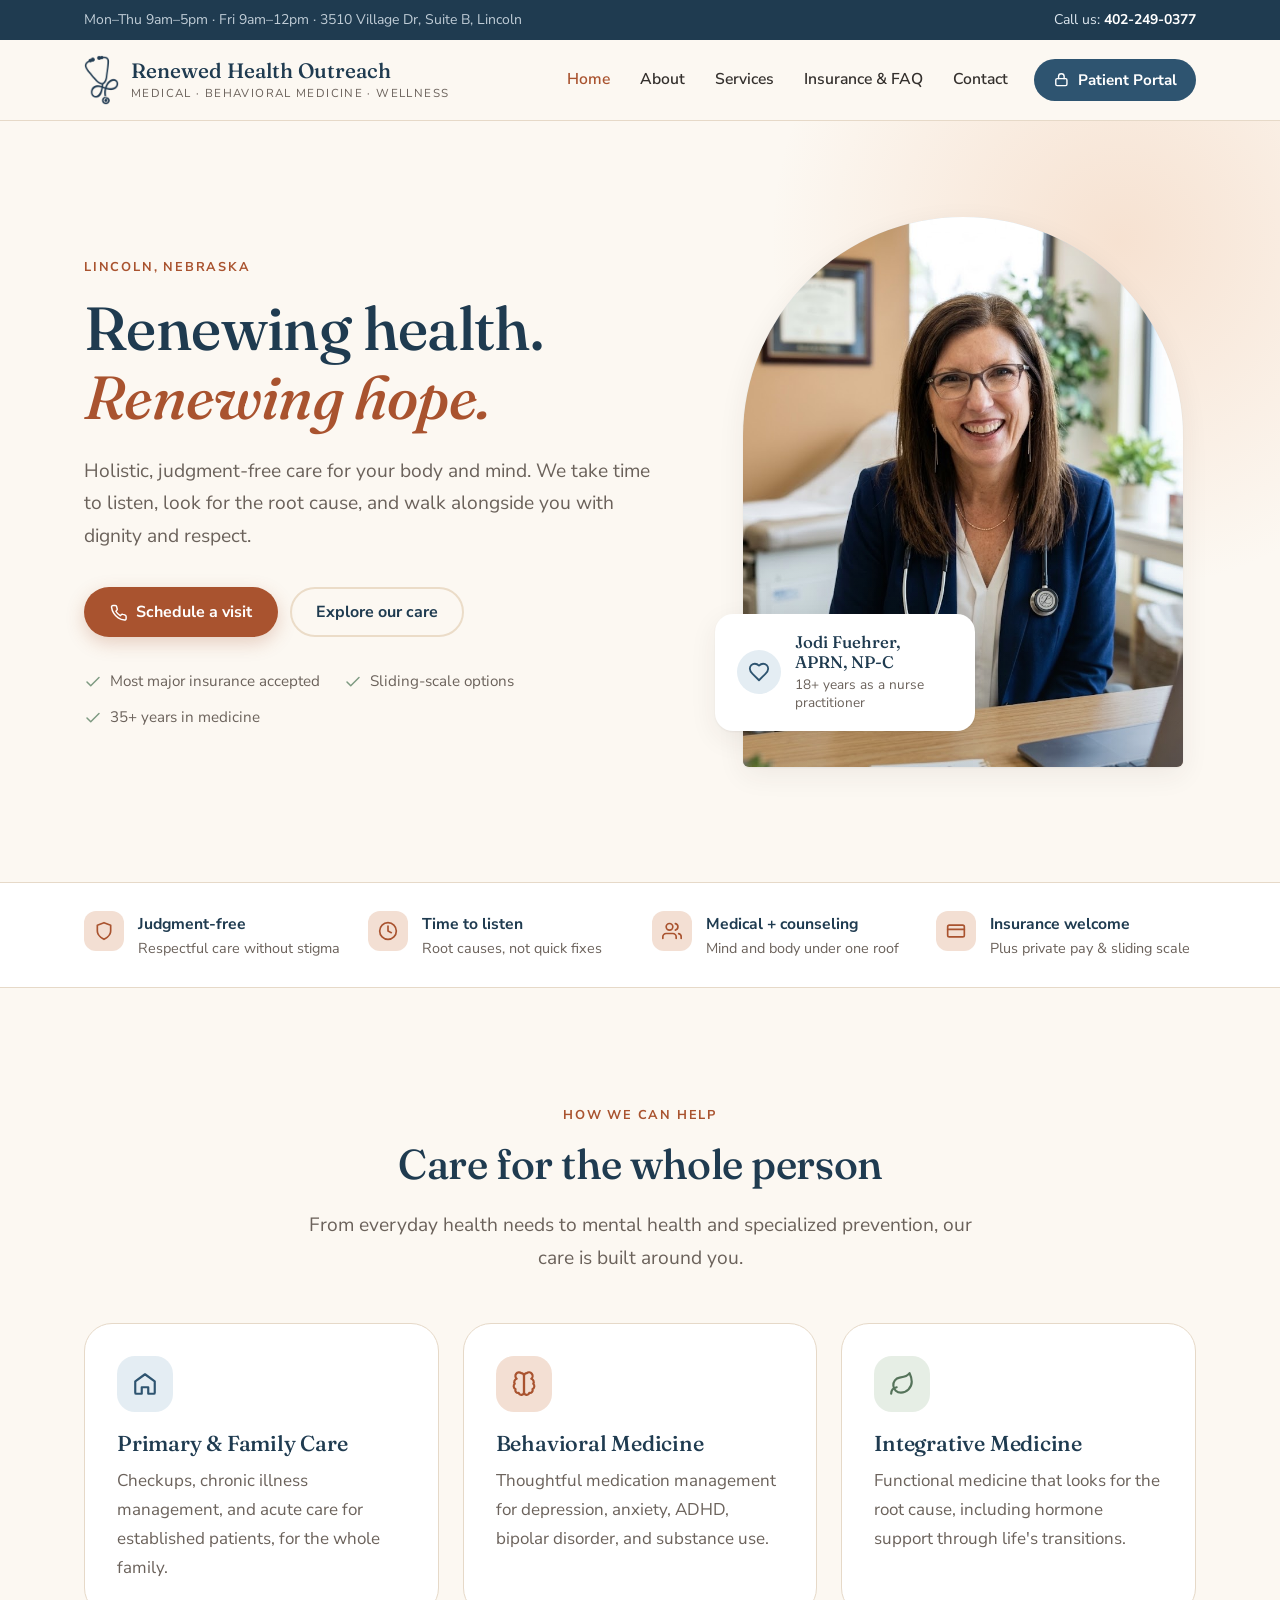
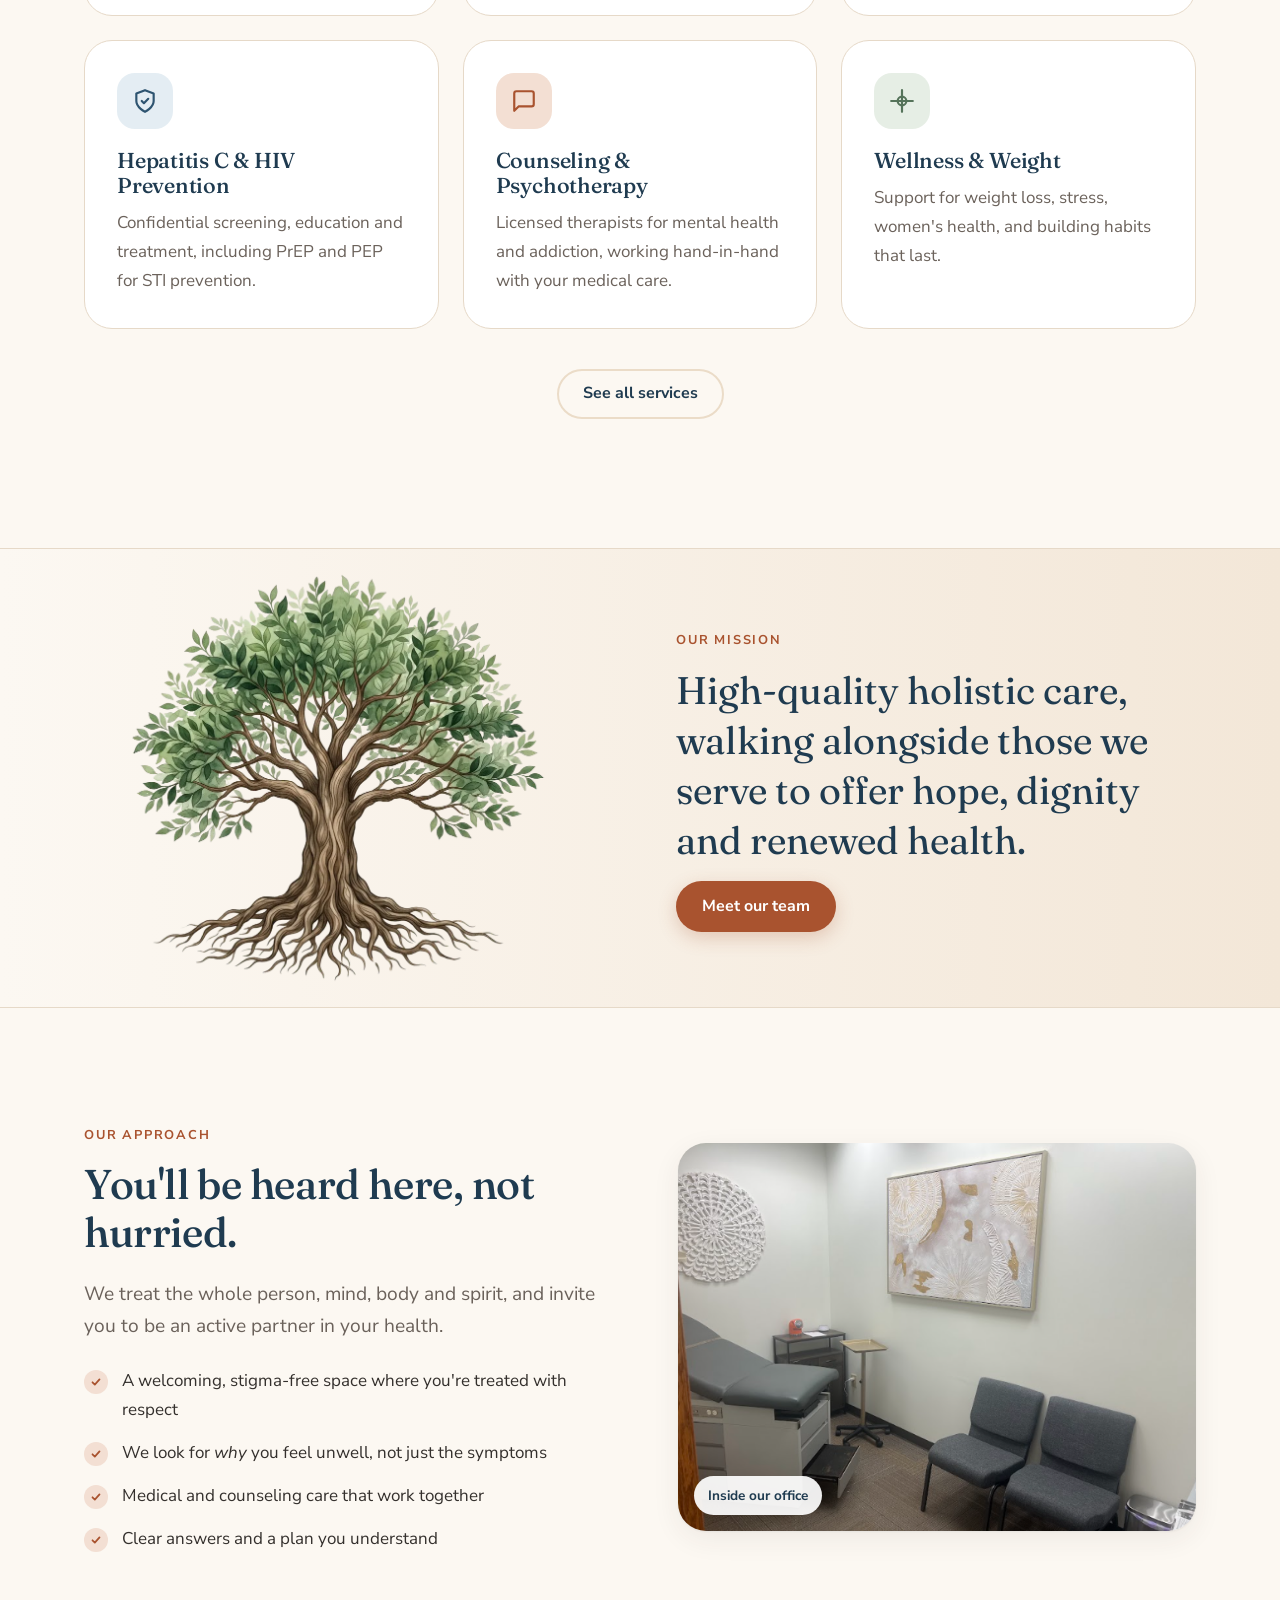
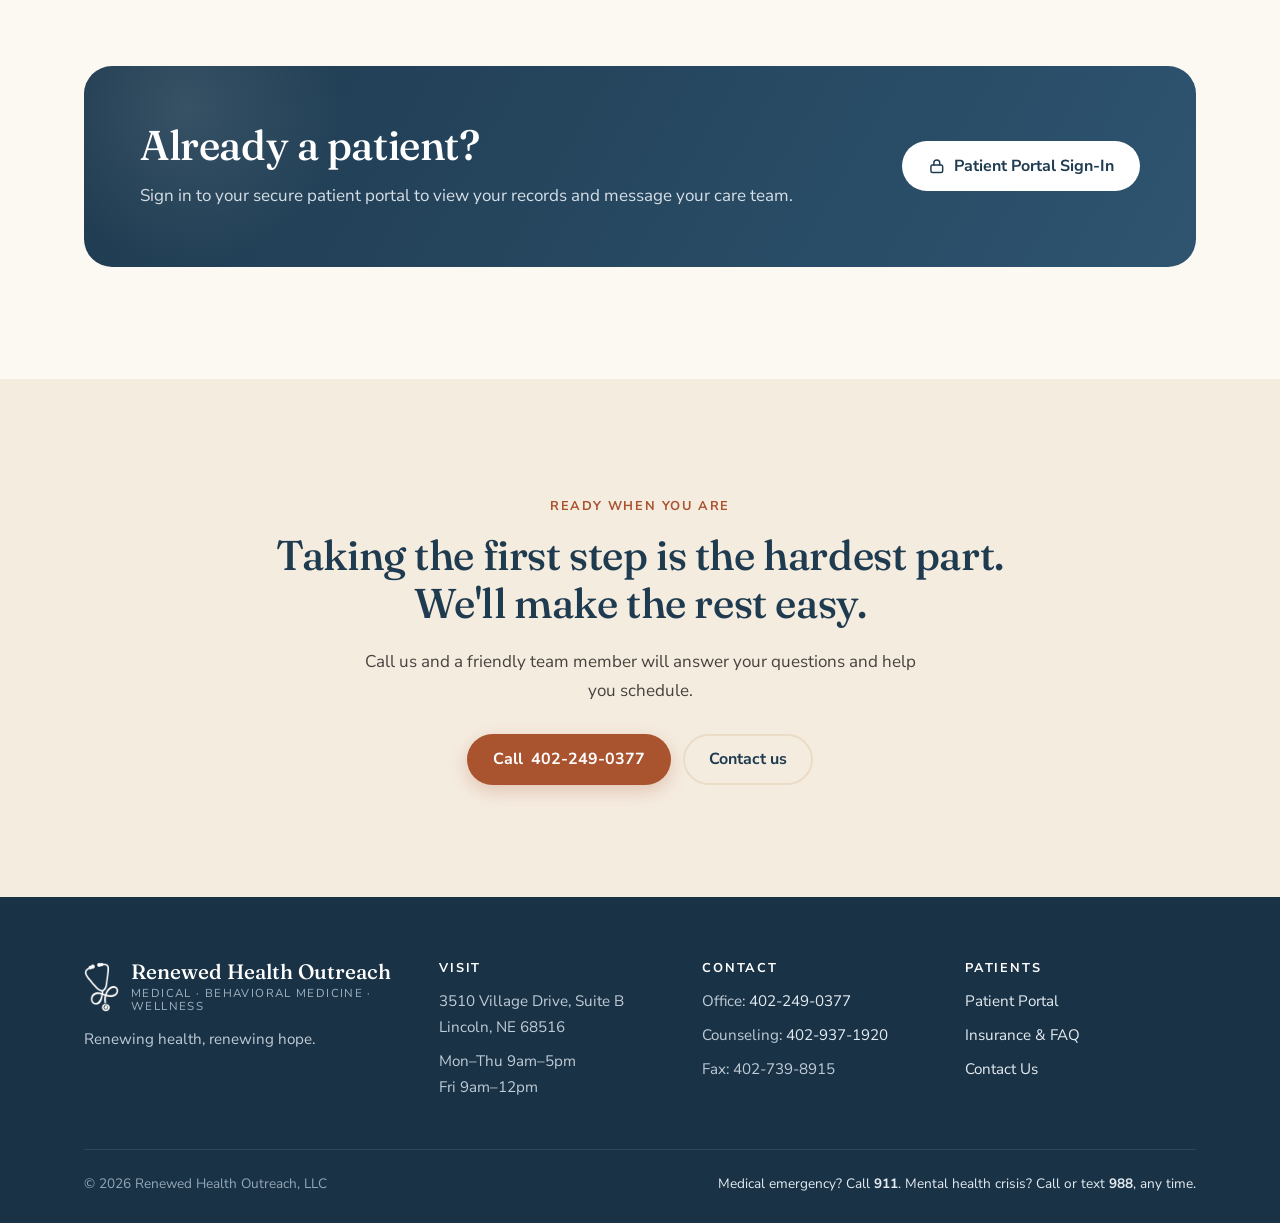
<file: index.html>
<!doctype html>
<html lang="en">
<head>
  <meta charset="utf-8">
  <meta name="viewport" content="width=device-width, initial-scale=1">
  <title>Renewed Health Outreach | Medical, Behavioral Medicine &amp; Wellness in Lincoln, NE</title>
  <meta name="description" content="Holistic, judgment-free healthcare in Lincoln, Nebraska: primary and family care, behavioral medicine, counseling, Hepatitis C and HIV prevention, and integrative medicine.">
  <link rel="icon" href="assets/images/favicon-dark.png" type="image/png" media="(prefers-color-scheme: dark)">
  <link rel="icon" href="assets/images/favicon.png" type="image/png" media="(prefers-color-scheme: light)">
  <link rel="apple-touch-icon" href="assets/images/apple-touch-icon.png">
  <link rel="preconnect" href="https://fonts.googleapis.com">
  <link rel="preconnect" href="https://fonts.gstatic.com" crossorigin>
  <link href="https://fonts.googleapis.com/css2?family=Fraunces:opsz,wght@9..144,400;9..144,500;9..144,600&family=Nunito+Sans:wght@400;600;700&display=swap" rel="stylesheet">
  <link rel="stylesheet" href="assets/css/styles.css">
</head>
<body>
  <a class="skip-link" href="#main">Skip to content</a>

  <div class="topbar">
    <div class="container">
      <span class="hours">Mon–Thu 9am–5pm · Fri 9am–12pm · 3510 Village Dr, Suite B, Lincoln</span>
      <span>Call us: <a href="tel:+14022490377" data-tel="office"><span data-number="office">402-249-0377</span></a></span>
    </div>
  </div>

  <header class="site-header">
    <div class="container">
      <a class="brand" href="index.html" aria-label="Renewed Health Outreach home">
        <img class="brand-mark" src="assets/images/logo.png" alt="">
        <span class="brand-text"><span class="brand-name">Renewed Health Outreach</span><span class="brand-sub">Medical · Behavioral Medicine · Wellness</span></span>
      </a>
      <button class="nav-toggle" aria-expanded="false" aria-controls="site-nav" aria-label="Menu">
        <svg viewBox="0 0 24 24" fill="none" stroke="currentColor" stroke-width="2" stroke-linecap="round"><path d="M4 7h16M4 12h16M4 17h16"/></svg>
      </button>
      <nav class="site-nav" id="site-nav" aria-label="Main">
        <a class="nav-link" href="index.html" aria-current="page">Home</a>
        <a class="nav-link" href="about.html">About</a>
        <a class="nav-link" href="services.html">Services</a>
        <a class="nav-link" href="insurance.html">Insurance &amp; FAQ</a>
        <a class="nav-link" href="contact.html">Contact</a>
        <a class="btn btn--blue" href="#" data-portal-link>
          <svg viewBox="0 0 24 24" fill="none" stroke="currentColor" stroke-width="2" stroke-linecap="round" stroke-linejoin="round"><rect x="4" y="11" width="16" height="10" rx="2"/><path d="M8 11V8a4 4 0 0 1 8 0v3"/></svg>
          Patient Portal
        </a>
      </nav>
    </div>
  </header>

  <main id="main">
    <!-- HERO -->
    <section class="hero">
      <div class="container hero-grid">
        <div>
          <span class="eyebrow">Lincoln, Nebraska</span>
          <h1>Renewing health.<br><em class="soft">Renewing hope.</em></h1>
          <p class="lead">Holistic, judgment-free care for your body and mind. We take time to listen, look for the root cause, and walk alongside you with dignity and respect.</p>
          <div class="btn-row">
            <a class="btn btn--primary" href="tel:+14022490377" data-tel="office">
              <svg viewBox="0 0 24 24" fill="none" stroke="currentColor" stroke-width="2" stroke-linecap="round" stroke-linejoin="round"><path d="M22 16.9v3a2 2 0 0 1-2.2 2 19.8 19.8 0 0 1-8.6-3.1 19.5 19.5 0 0 1-6-6A19.8 19.8 0 0 1 2.1 4.2 2 2 0 0 1 4.1 2h3a2 2 0 0 1 2 1.7c.1 1 .4 1.9.7 2.8a2 2 0 0 1-.5 2.1L8 9.9a16 16 0 0 0 6 6l1.3-1.3a2 2 0 0 1 2.1-.4c.9.3 1.8.6 2.8.7a2 2 0 0 1 1.7 2Z"/></svg>
              Schedule a visit
            </a>
            <a class="btn btn--ghost" href="services.html">Explore our care</a>
          </div>
          <div class="hero-meta">
            <span><svg viewBox="0 0 24 24" fill="none" stroke="currentColor" stroke-width="2" stroke-linecap="round" stroke-linejoin="round"><path d="M20 6 9 17l-5-5"/></svg>Most major insurance accepted</span>
            <span><svg viewBox="0 0 24 24" fill="none" stroke="currentColor" stroke-width="2" stroke-linecap="round" stroke-linejoin="round"><path d="M20 6 9 17l-5-5"/></svg>Sliding-scale options</span>
            <span><svg viewBox="0 0 24 24" fill="none" stroke="currentColor" stroke-width="2" stroke-linecap="round" stroke-linejoin="round"><path d="M20 6 9 17l-5-5"/></svg>35+ years in medicine</span>
          </div>
        </div>
        <div class="hero-visual">
          <div class="arch">
            <img src="assets/images/jodi.jpg" alt="Jodi Fuehrer, APRN, NP-C, smiling at her desk">
          </div>
          <a class="arch-card" href="about.html">
            <span class="dot"><svg viewBox="0 0 24 24" fill="none" stroke="currentColor" stroke-width="2" stroke-linecap="round" stroke-linejoin="round"><path d="M19 14c1.5-1.5 3-3.2 3-5.5A5.5 5.5 0 0 0 16.5 3c-1.8 0-3 .5-4.5 2-1.5-1.5-2.7-2-4.5-2A5.5 5.5 0 0 0 2 8.5c0 2.3 1.5 4 3 5.5l7 7Z"/></svg></span>
            <span><strong>Jodi Fuehrer, APRN, NP-C</strong><small>18+ years as a nurse practitioner</small></span>
          </a>
        </div>
      </div>
    </section>

    <!-- TRUST STRIP -->
    <section class="trust" aria-label="Why patients choose us">
      <div class="container">
        <div class="trust-item"><span class="ico"><svg viewBox="0 0 24 24" fill="none" stroke="currentColor" stroke-width="2" stroke-linecap="round" stroke-linejoin="round"><path d="M12 22s8-4 8-10V5l-8-3-8 3v7c0 6 8 10 8 10Z"/></svg></span><div><strong>Judgment-free</strong><span>Respectful care without stigma</span></div></div>
        <div class="trust-item"><span class="ico"><svg viewBox="0 0 24 24" fill="none" stroke="currentColor" stroke-width="2" stroke-linecap="round" stroke-linejoin="round"><circle cx="12" cy="12" r="10"/><path d="M12 6v6l4 2"/></svg></span><div><strong>Time to listen</strong><span>Root causes, not quick fixes</span></div></div>
        <div class="trust-item"><span class="ico"><svg viewBox="0 0 24 24" fill="none" stroke="currentColor" stroke-width="2" stroke-linecap="round" stroke-linejoin="round"><path d="M17 21v-2a4 4 0 0 0-4-4H5a4 4 0 0 0-4 4v2"/><circle cx="9" cy="7" r="4"/><path d="M23 21v-2a4 4 0 0 0-3-3.9M16 3.1a4 4 0 0 1 0 7.8"/></svg></span><div><strong>Medical + counseling</strong><span>Mind and body under one roof</span></div></div>
        <div class="trust-item"><span class="ico"><svg viewBox="0 0 24 24" fill="none" stroke="currentColor" stroke-width="2" stroke-linecap="round" stroke-linejoin="round"><rect x="2" y="5" width="20" height="14" rx="2"/><path d="M2 10h20"/></svg></span><div><strong>Insurance welcome</strong><span>Plus private pay &amp; sliding scale</span></div></div>
      </div>
    </section>

    <!-- SERVICES -->
    <section class="section">
      <div class="container">
        <div class="section-head center">
          <span class="eyebrow">How we can help</span>
          <h2>Care for the whole person</h2>
          <p class="lead" style="margin:0 auto">From everyday health needs to mental health and specialized prevention, our care is built around you.</p>
        </div>
        <div class="grid grid-3">
          <article class="card">
            <span class="ico"><svg viewBox="0 0 24 24" fill="none" stroke="currentColor" stroke-width="2" stroke-linecap="round" stroke-linejoin="round"><path d="M3 9.5 12 3l9 6.5V20a1 1 0 0 1-1 1h-5v-6H9v6H4a1 1 0 0 1-1-1Z"/></svg></span>
            <h3>Primary &amp; Family Care</h3>
            <p>Checkups, chronic illness management, and acute care for established patients, for the whole family.</p>
          </article>
          <article class="card">
            <span class="ico"><svg viewBox="0 0 24 24" fill="none" stroke="currentColor" stroke-width="2" stroke-linecap="round" stroke-linejoin="round"><path d="M9.5 2A2.5 2.5 0 0 1 12 4.5v15a2.5 2.5 0 0 1-4.9.7 2.5 2.5 0 0 1-2.9-3.4 3 3 0 0 1-.7-5 3 3 0 0 1 1.8-4.6A2.5 2.5 0 0 1 9.5 2Z"/><path d="M14.5 2A2.5 2.5 0 0 0 12 4.5v15a2.5 2.5 0 0 0 4.9.7 2.5 2.5 0 0 0 2.9-3.4 3 3 0 0 0 .7-5 3 3 0 0 0-1.8-4.6A2.5 2.5 0 0 0 14.5 2Z"/></svg></span>
            <h3>Behavioral Medicine</h3>
            <p>Thoughtful medication management for depression, anxiety, ADHD, bipolar disorder, and substance use.</p>
          </article>
          <article class="card">
            <span class="ico"><svg viewBox="0 0 24 24" fill="none" stroke="currentColor" stroke-width="2" stroke-linecap="round" stroke-linejoin="round"><path d="M11 20A7 7 0 0 1 9.8 6.1C15.5 5 17 4.5 19 2c1 2 2 4.2 2 8 0 5.5-4.8 10-10 10Z"/><path d="M2 21c0-3 1.9-5.4 5.1-6"/></svg></span>
            <h3>Integrative Medicine</h3>
            <p>Functional medicine that looks for the root cause, including hormone support through life's transitions.</p>
          </article>
          <article class="card">
            <span class="ico"><svg viewBox="0 0 24 24" fill="none" stroke="currentColor" stroke-width="2" stroke-linecap="round" stroke-linejoin="round"><path d="M12 22s8-4 8-10V5l-8-3-8 3v7c0 6 8 10 8 10Z"/><path d="m9 12 2 2 4-4"/></svg></span>
            <h3>Hepatitis C &amp; HIV Prevention</h3>
            <p>Confidential screening, education and treatment, including PrEP and PEP for STI prevention.</p>
          </article>
          <article class="card">
            <span class="ico"><svg viewBox="0 0 24 24" fill="none" stroke="currentColor" stroke-width="2" stroke-linecap="round" stroke-linejoin="round"><path d="M21 15a2 2 0 0 1-2 2H7l-4 4V5a2 2 0 0 1 2-2h14a2 2 0 0 1 2 2Z"/></svg></span>
            <h3>Counseling &amp; Psychotherapy</h3>
            <p>Licensed therapists for mental health and addiction, working hand-in-hand with your medical care.</p>
          </article>
          <article class="card">
            <span class="ico"><svg viewBox="0 0 24 24" fill="none" stroke="currentColor" stroke-width="2" stroke-linecap="round" stroke-linejoin="round"><path d="M12 2v20M2 12h20"/><circle cx="12" cy="12" r="4"/></svg></span>
            <h3>Wellness &amp; Weight</h3>
            <p>Support for weight loss, stress, women's health, and building habits that last.</p>
          </article>
        </div>
        <p style="text-align:center;margin-top:40px"><a class="btn btn--ghost" href="services.html">See all services</a></p>
      </div>
    </section>

    <!-- CALM BAND -->
    <section class="calm-band" aria-label="Our mission">
      <div class="container">
        <div class="calm-text">
          <span class="eyebrow">Our mission</span>
          <blockquote>High-quality holistic care, walking alongside those we serve to offer hope, dignity and renewed health.</blockquote>
          <a class="btn btn--primary" href="about.html">Meet our team</a>
        </div>
      </div>
    </section>

    <!-- APPROACH + PROVIDER -->
    <section class="section">
      <div class="container split">
        <div>
          <span class="eyebrow">Our approach</span>
          <h2>You'll be heard here, not hurried.</h2>
          <p class="lead">We treat the whole person, mind, body and spirit, and invite you to be an active partner in your health.</p>
          <ul class="checklist">
            <li>A welcoming, stigma-free space where you're treated with respect</li>
            <li>We look for <em>why</em> you feel unwell, not just the symptoms</li>
            <li>Medical and counseling care that work together</li>
            <li>Clear answers and a plan you understand</li>
          </ul>
        </div>
        <div class="photo photo--wide">
          <img src="assets/images/exam-room.png" alt="A calm, softly lit exam room with gold-toned artwork and comfortable chairs">
          <span class="photo-caption">Inside our office</span>
        </div>
      </div>
    </section>

    <!-- PORTAL -->
    <section class="section" style="padding-top:0">
      <div class="container">
        <div class="portal-band">
          <div>
            <h2>Already a patient?</h2>
            <p>Sign in to your secure patient portal to view your records and message your care team.</p>
          </div>
          <div class="btn-row">
            <a class="btn btn--light" href="#" data-portal-link>
              <svg viewBox="0 0 24 24" fill="none" stroke="currentColor" stroke-width="2" stroke-linecap="round" stroke-linejoin="round"><rect x="4" y="11" width="16" height="10" rx="2"/><path d="M8 11V8a4 4 0 0 1 8 0v3"/></svg>
              Patient Portal Sign-In
            </a>
          </div>
        </div>
      </div>
    </section>

    <!-- CTA -->
    <section class="section section--linen cta">
      <div class="container">
        <span class="eyebrow">Ready when you are</span>
        <h2>Taking the first step is the hardest part.<br>We'll make the rest easy.</h2>
        <p>Call us and a friendly team member will answer your questions and help you schedule.</p>
        <div class="btn-row">
          <a class="btn btn--primary" href="tel:+14022490377" data-tel="office">Call <span data-number="office">402-249-0377</span></a>
          <a class="btn btn--ghost" href="contact.html">Contact us</a>
        </div>
      </div>
    </section>
  </main>

  <footer class="site-footer">
    <div class="container">
      <div class="footer-grid">
        <div>
          <a class="brand" href="index.html">
            <img class="brand-mark" src="assets/images/logo-white.png" alt="">
            <span class="brand-text"><span class="brand-name">Renewed Health Outreach</span><span class="brand-sub">Medical · Behavioral Medicine · Wellness</span></span>
          </a>
          <p>Renewing health, renewing hope.</p>
        </div>
        <div>
          <h4>Visit</h4>
          <ul>
            <li>3510 Village Drive, Suite B<br>Lincoln, NE 68516</li>
            <li>Mon–Thu 9am–5pm<br>Fri 9am–12pm</li>
          </ul>
        </div>
        <div>
          <h4>Contact</h4>
          <ul>
            <li>Office: <a href="tel:+14022490377" data-tel="office"><span data-number="office">402-249-0377</span></a></li>
            <li>Counseling: <a href="tel:+14029371920" data-tel="counseling"><span data-number="counseling">402-937-1920</span></a></li>
            <li>Fax: <span data-number="fax">402-739-8915</span></li>
          </ul>
        </div>
        <div>
          <h4>Patients</h4>
          <ul>
            <li><a href="#" data-portal-link>Patient Portal</a></li>
            <li><a href="insurance.html">Insurance &amp; FAQ</a></li>
            <li><a href="contact.html">Contact Us</a></li>
          </ul>
        </div>
      </div>
      <div class="footer-bottom">
        <span>© <span data-year>2026</span> Renewed Health Outreach, LLC</span>
        <span class="crisis">Medical emergency? Call <strong>911</strong>. Mental health crisis? Call or text <strong>988</strong>, any time.</span>
      </div>
    </div>
  </footer>

  <script src="assets/js/site-config.js"></script>
  <script src="assets/js/main.js"></script>
</body>
</html>
</file>
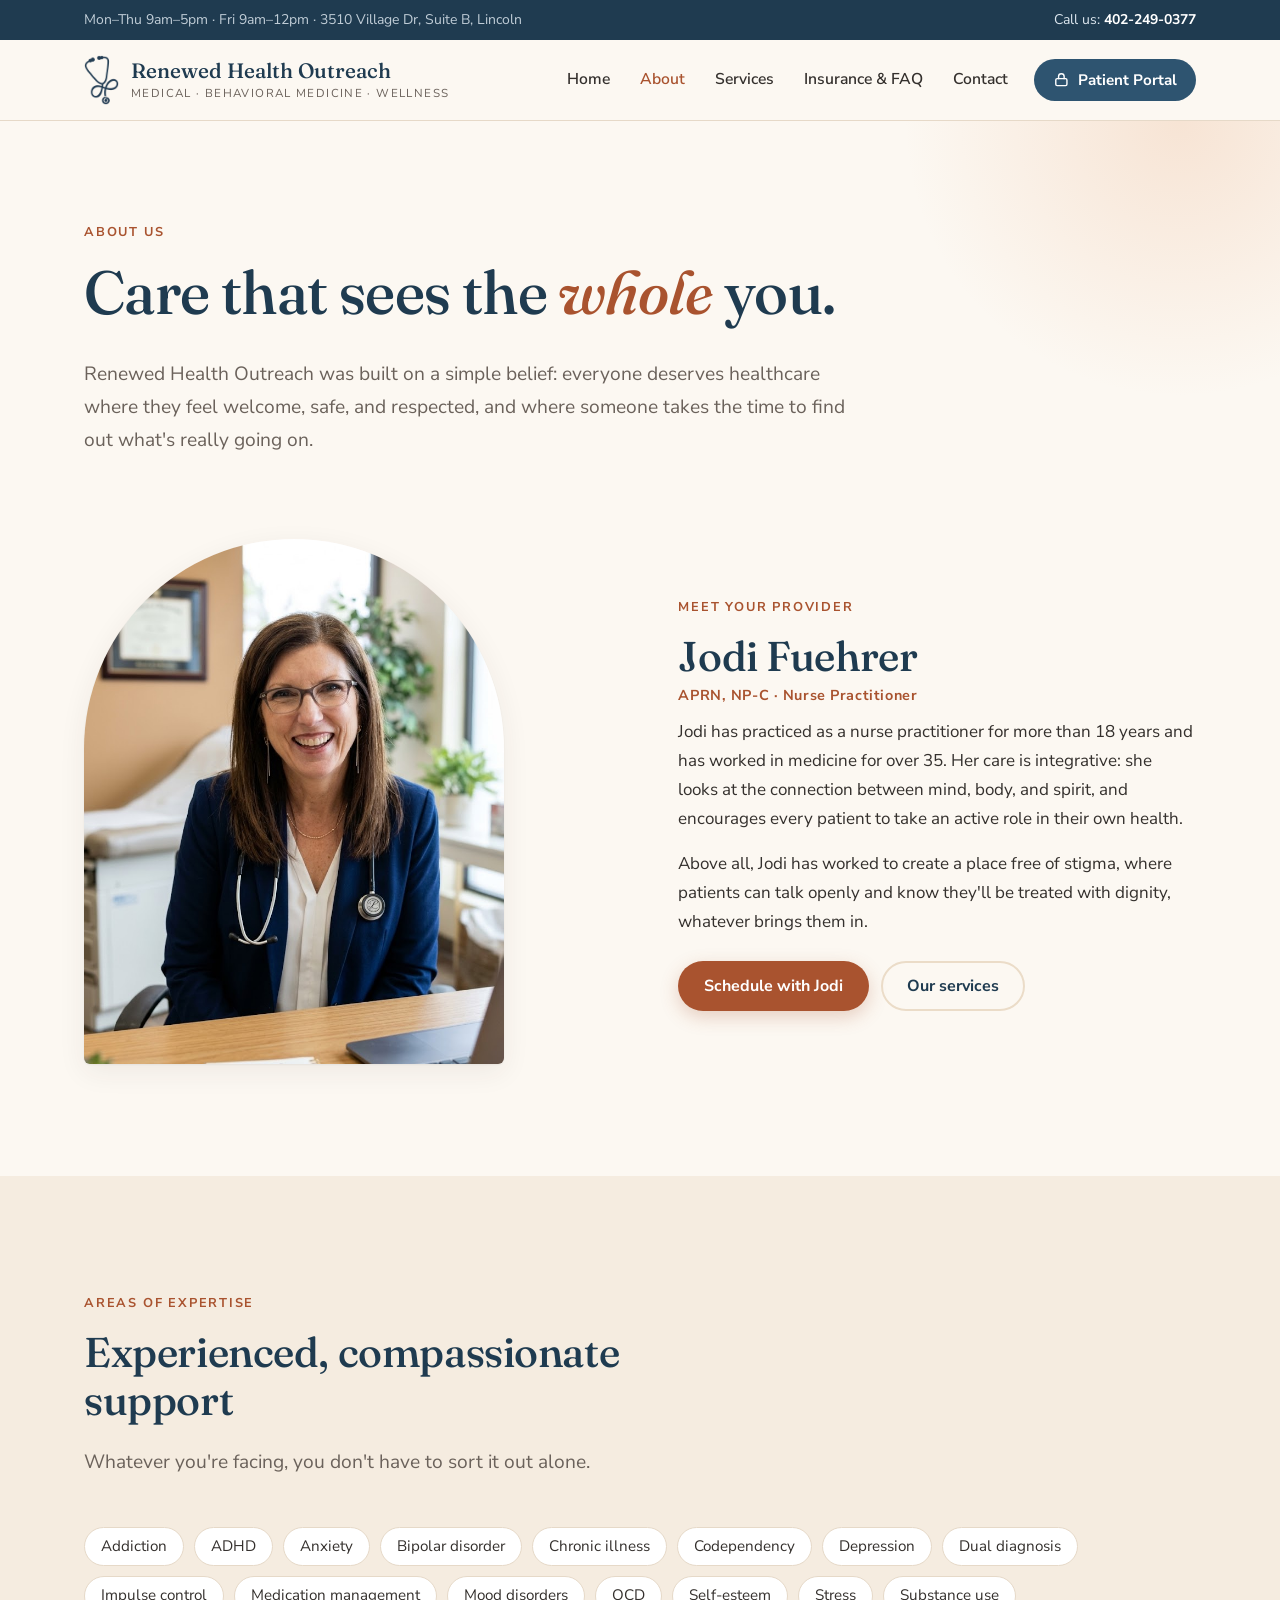
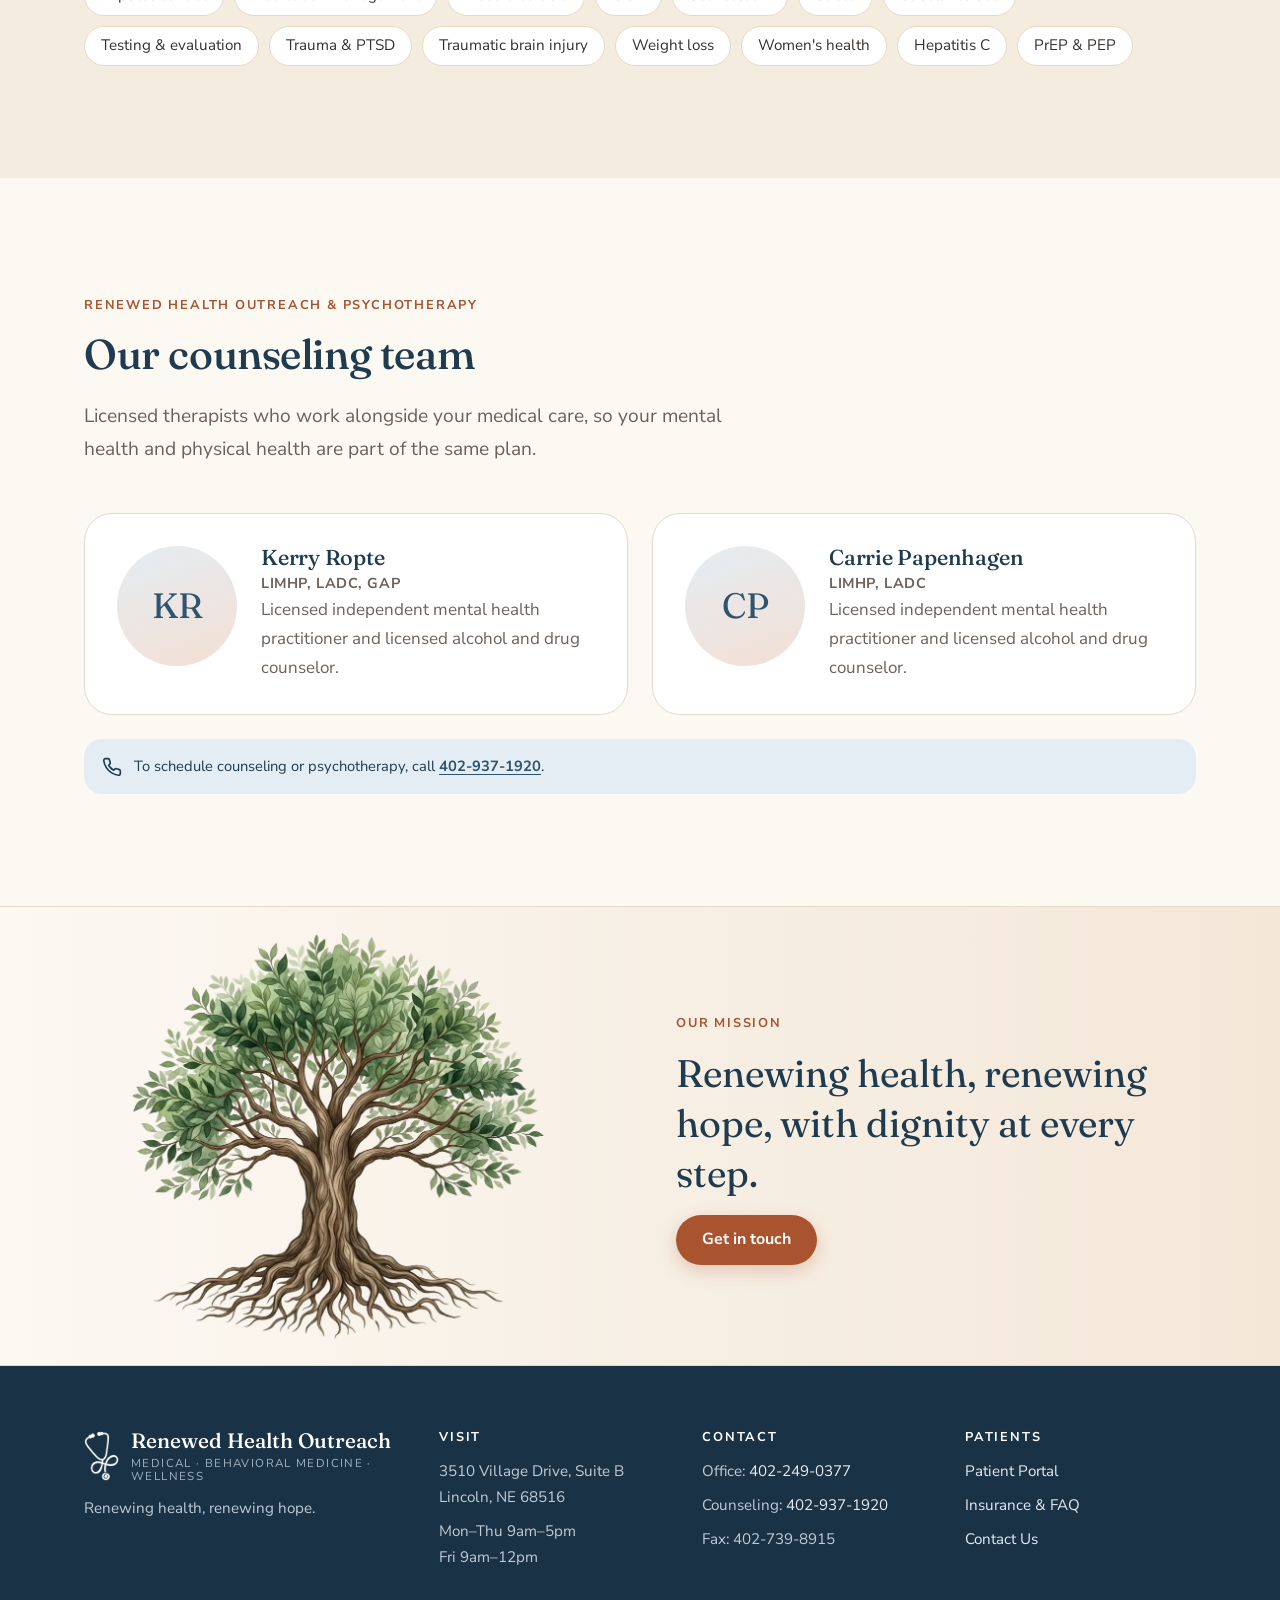
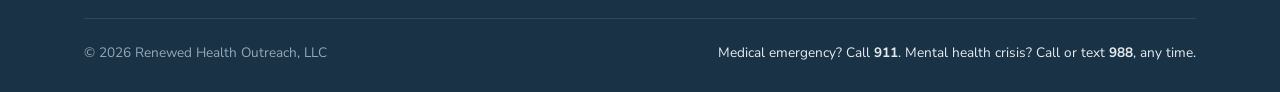
<file: about.html>
<!doctype html>
<html lang="en">
<head>
  <meta charset="utf-8">
  <meta name="viewport" content="width=device-width, initial-scale=1">
  <title>About Us | Renewed Health Outreach, Lincoln NE</title>
  <meta name="description" content="Meet Jodi Fuehrer, APRN, NP-C, and the counseling team at Renewed Health Outreach, offering holistic, stigma-free care in Lincoln, Nebraska.">
  <link rel="icon" href="assets/images/favicon-dark.png" type="image/png" media="(prefers-color-scheme: dark)">
  <link rel="icon" href="assets/images/favicon.png" type="image/png" media="(prefers-color-scheme: light)">
  <link rel="apple-touch-icon" href="assets/images/apple-touch-icon.png">
  <link rel="preconnect" href="https://fonts.googleapis.com">
  <link rel="preconnect" href="https://fonts.gstatic.com" crossorigin>
  <link href="https://fonts.googleapis.com/css2?family=Fraunces:opsz,wght@9..144,400;9..144,500;9..144,600&family=Nunito+Sans:wght@400;600;700&display=swap" rel="stylesheet">
  <link rel="stylesheet" href="assets/css/styles.css">
</head>
<body>
  <a class="skip-link" href="#main">Skip to content</a>

  <div class="topbar">
    <div class="container">
      <span class="hours">Mon–Thu 9am–5pm · Fri 9am–12pm · 3510 Village Dr, Suite B, Lincoln</span>
      <span>Call us: <a href="tel:+14022490377" data-tel="office"><span data-number="office">402-249-0377</span></a></span>
    </div>
  </div>

  <header class="site-header">
    <div class="container">
      <a class="brand" href="index.html" aria-label="Renewed Health Outreach home">
        <img class="brand-mark" src="assets/images/logo.png" alt="">
        <span class="brand-text"><span class="brand-name">Renewed Health Outreach</span><span class="brand-sub">Medical · Behavioral Medicine · Wellness</span></span>
      </a>
      <button class="nav-toggle" aria-expanded="false" aria-controls="site-nav" aria-label="Menu">
        <svg viewBox="0 0 24 24" fill="none" stroke="currentColor" stroke-width="2" stroke-linecap="round"><path d="M4 7h16M4 12h16M4 17h16"/></svg>
      </button>
      <nav class="site-nav" id="site-nav" aria-label="Main">
        <a class="nav-link" href="index.html">Home</a>
        <a class="nav-link" href="about.html" aria-current="page">About</a>
        <a class="nav-link" href="services.html">Services</a>
        <a class="nav-link" href="insurance.html">Insurance &amp; FAQ</a>
        <a class="nav-link" href="contact.html">Contact</a>
        <a class="btn btn--blue" href="#" data-portal-link>
          <svg viewBox="0 0 24 24" fill="none" stroke="currentColor" stroke-width="2" stroke-linecap="round" stroke-linejoin="round"><rect x="4" y="11" width="16" height="10" rx="2"/><path d="M8 11V8a4 4 0 0 1 8 0v3"/></svg>
          Patient Portal
        </a>
      </nav>
    </div>
  </header>

  <main id="main">
    <section class="page-hero">
      <div class="container">
        <span class="eyebrow">About us</span>
        <h1>Care that sees the <em class="soft">whole</em> you.</h1>
        <p class="lead">Renewed Health Outreach was built on a simple belief: everyone deserves healthcare where they feel welcome, safe, and respected, and where someone takes the time to find out what's really going on.</p>
      </div>
    </section>

    <section class="section" style="padding-top:0">
      <div class="container split">
        <div class="photo photo--arch" style="max-width:420px">
          <img src="assets/images/jodi.jpg" alt="Jodi Fuehrer, APRN, NP-C, smiling">
        </div>
        <div>
          <span class="eyebrow">Meet your provider</span>
          <h2 style="margin-bottom:.15em">Jodi Fuehrer</h2>
          <p class="creds" style="color:var(--clay);font-weight:700;letter-spacing:.04em">APRN, NP-C · Nurse Practitioner</p>
          <p>Jodi has practiced as a nurse practitioner for more than 18 years and has worked in medicine for over 35. Her care is integrative: she looks at the connection between mind, body, and spirit, and encourages every patient to take an active role in their own health.</p>
          <p>Above all, Jodi has worked to create a place free of stigma, where patients can talk openly and know they'll be treated with dignity, whatever brings them in.</p>
          <div class="btn-row" style="margin-top:24px">
            <a class="btn btn--primary" href="tel:+14022490377" data-tel="office">Schedule with Jodi</a>
            <a class="btn btn--ghost" href="services.html">Our services</a>
          </div>
        </div>
      </div>
    </section>

    <section class="section section--linen">
      <div class="container">
        <div class="section-head">
          <span class="eyebrow">Areas of expertise</span>
          <h2>Experienced, compassionate support</h2>
          <p class="lead">Whatever you're facing, you don't have to sort it out alone.</p>
        </div>
        <ul class="tags">
          <li>Addiction</li><li>ADHD</li><li>Anxiety</li><li>Bipolar disorder</li><li>Chronic illness</li>
          <li>Codependency</li><li>Depression</li><li>Dual diagnosis</li><li>Impulse control</li>
          <li>Medication management</li><li>Mood disorders</li><li>OCD</li><li>Self-esteem</li><li>Stress</li>
          <li>Substance use</li><li>Testing &amp; evaluation</li><li>Trauma &amp; PTSD</li><li>Traumatic brain injury</li>
          <li>Weight loss</li><li>Women's health</li><li>Hepatitis C</li><li>PrEP &amp; PEP</li>
        </ul>
      </div>
    </section>

    <section class="section">
      <div class="container">
        <div class="section-head">
          <span class="eyebrow">Renewed Health Outreach &amp; Psychotherapy</span>
          <h2>Our counseling team</h2>
          <p class="lead">Licensed therapists who work alongside your medical care, so your mental health and physical health are part of the same plan.</p>
        </div>
        <div class="grid grid-2">
          <article class="card provider">
            <div class="avatar" aria-hidden="true">KR</div>
            <div>
              <h3 style="margin-bottom:.2em">Kerry Ropte</h3>
              <p class="creds">LIMHP, LADC, GAP</p>
              <p>Licensed independent mental health practitioner and licensed alcohol and drug counselor.</p>
            </div>
          </article>
          <article class="card provider">
            <div class="avatar" aria-hidden="true">CP</div>
            <div>
              <h3 style="margin-bottom:.2em">Carrie Papenhagen</h3>
              <p class="creds">LIMHP, LADC</p>
              <p>Licensed independent mental health practitioner and licensed alcohol and drug counselor.</p>
            </div>
          </article>
        </div>
        <div class="notice" style="margin-top:24px">
          <svg viewBox="0 0 24 24" fill="none" stroke="currentColor" stroke-width="2" stroke-linecap="round" stroke-linejoin="round"><path d="M22 16.9v3a2 2 0 0 1-2.2 2 19.8 19.8 0 0 1-8.6-3.1 19.5 19.5 0 0 1-6-6A19.8 19.8 0 0 1 2.1 4.2 2 2 0 0 1 4.1 2h3a2 2 0 0 1 2 1.7c.1 1 .4 1.9.7 2.8a2 2 0 0 1-.5 2.1L8 9.9a16 16 0 0 0 6 6l1.3-1.3a2 2 0 0 1 2.1-.4c.9.3 1.8.6 2.8.7a2 2 0 0 1 1.7 2Z"/></svg>
          <span>To schedule counseling or psychotherapy, call <a href="tel:+14029371920" data-tel="counseling"><strong><span data-number="counseling">402-937-1920</span></strong></a>.</span>
        </div>
      </div>
    </section>

    <section class="calm-band" aria-label="Our mission">
      <div class="container">
        <div class="calm-text">
          <span class="eyebrow">Our mission</span>
          <blockquote>Renewing health, renewing hope, with dignity at every step.</blockquote>
          <a class="btn btn--primary" href="contact.html">Get in touch</a>
        </div>
      </div>
    </section>
  </main>

  <footer class="site-footer">
    <div class="container">
      <div class="footer-grid">
        <div>
          <a class="brand" href="index.html">
            <img class="brand-mark" src="assets/images/logo-white.png" alt="">
            <span class="brand-text"><span class="brand-name">Renewed Health Outreach</span><span class="brand-sub">Medical · Behavioral Medicine · Wellness</span></span>
          </a>
          <p>Renewing health, renewing hope.</p>
        </div>
        <div>
          <h4>Visit</h4>
          <ul>
            <li>3510 Village Drive, Suite B<br>Lincoln, NE 68516</li>
            <li>Mon–Thu 9am–5pm<br>Fri 9am–12pm</li>
          </ul>
        </div>
        <div>
          <h4>Contact</h4>
          <ul>
            <li>Office: <a href="tel:+14022490377" data-tel="office"><span data-number="office">402-249-0377</span></a></li>
            <li>Counseling: <a href="tel:+14029371920" data-tel="counseling"><span data-number="counseling">402-937-1920</span></a></li>
            <li>Fax: <span data-number="fax">402-739-8915</span></li>
          </ul>
        </div>
        <div>
          <h4>Patients</h4>
          <ul>
            <li><a href="#" data-portal-link>Patient Portal</a></li>
            <li><a href="insurance.html">Insurance &amp; FAQ</a></li>
            <li><a href="contact.html">Contact Us</a></li>
          </ul>
        </div>
      </div>
      <div class="footer-bottom">
        <span>© <span data-year>2026</span> Renewed Health Outreach, LLC</span>
        <span class="crisis">Medical emergency? Call <strong>911</strong>. Mental health crisis? Call or text <strong>988</strong>, any time.</span>
      </div>
    </div>
  </footer>

  <script src="assets/js/site-config.js"></script>
  <script src="assets/js/main.js"></script>
</body>
</html>
</file>
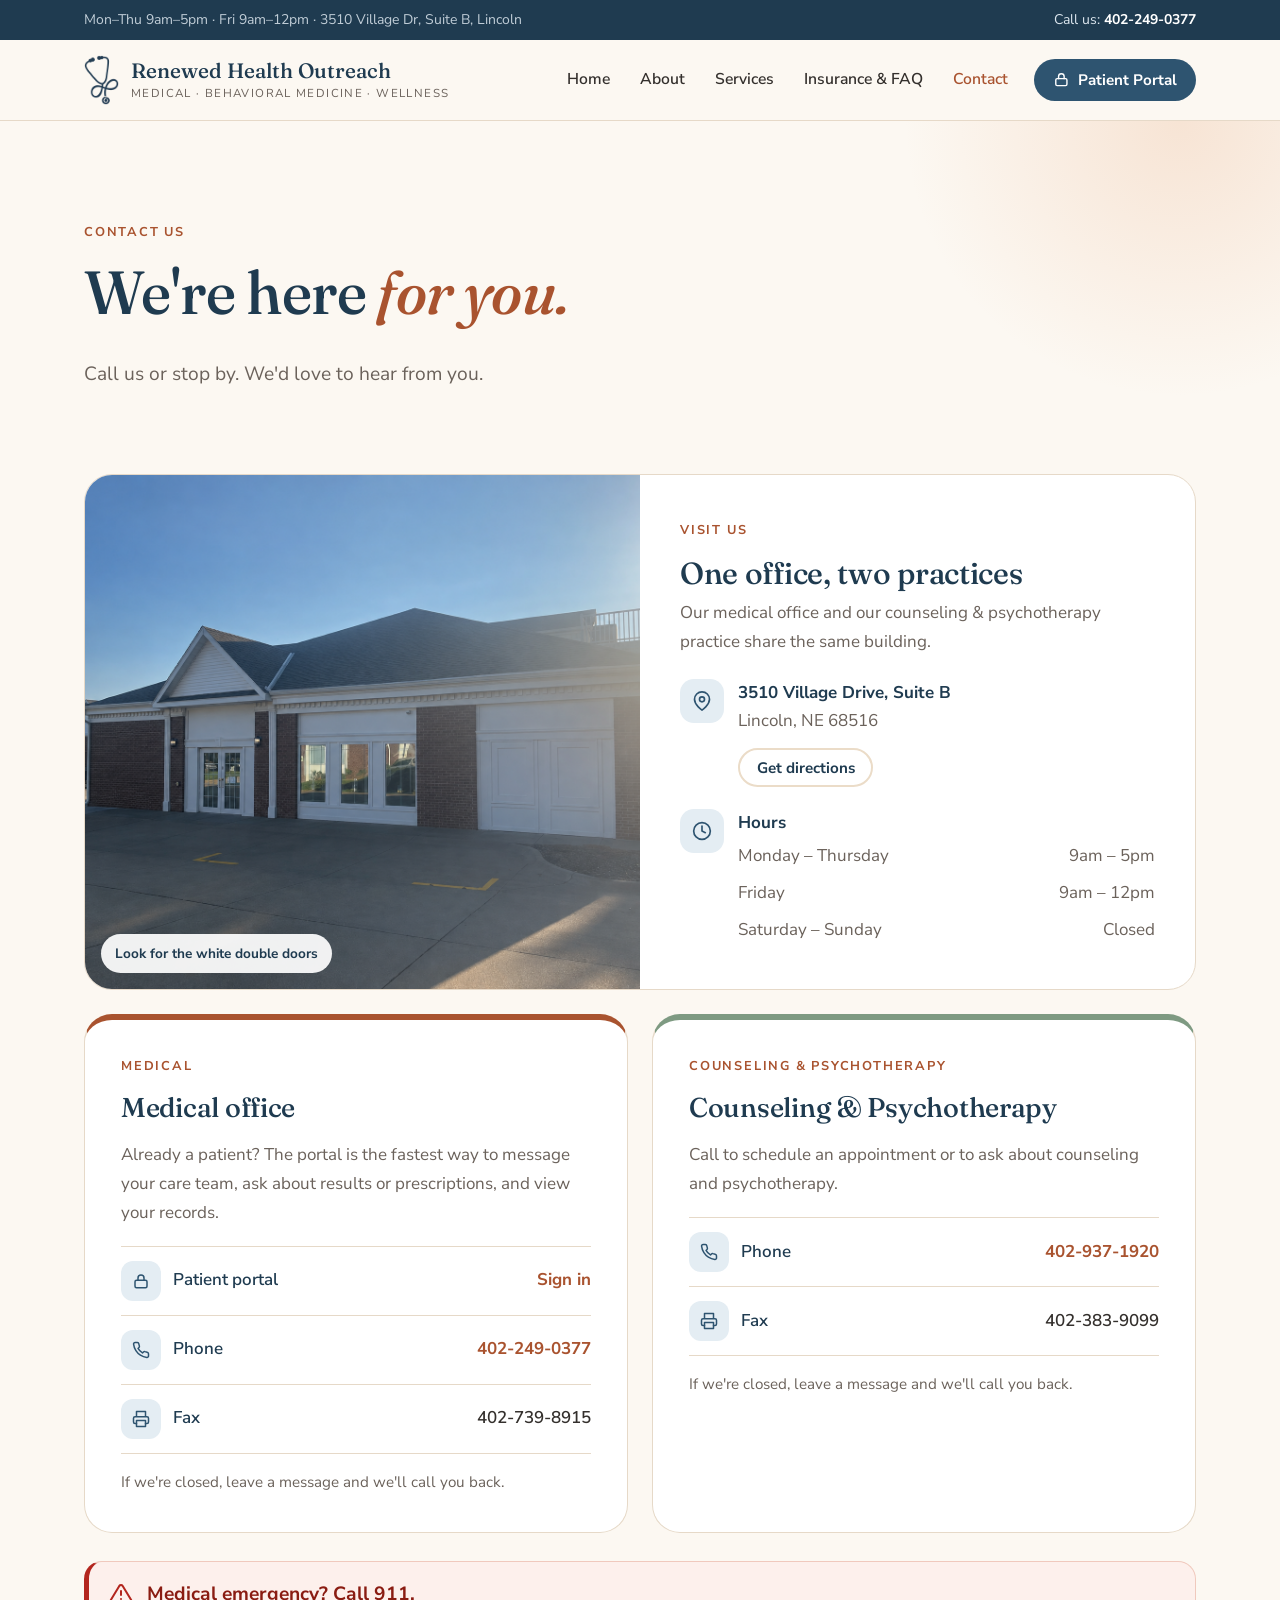
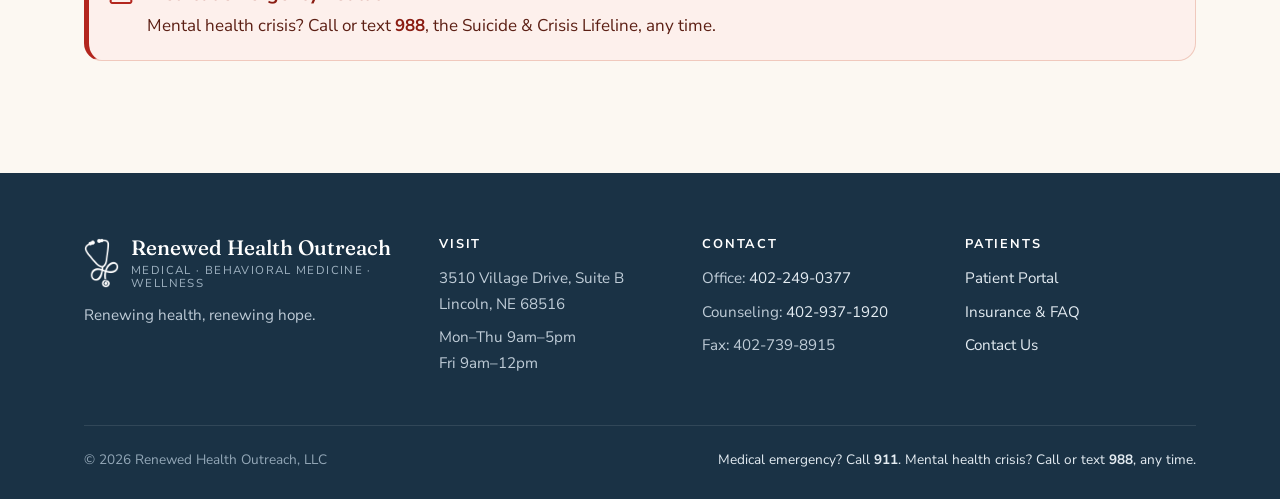
<file: contact.html>
<!doctype html>
<html lang="en">
<head>
  <meta charset="utf-8">
  <meta name="viewport" content="width=device-width, initial-scale=1">
  <title>Contact Us | Renewed Health Outreach, Lincoln NE</title>
  <meta name="description" content="Contact Renewed Health Outreach at 3510 Village Drive, Suite B, Lincoln, NE. Call 402-249-0377 or sign in to the patient portal.">
  <link rel="icon" href="assets/images/favicon-dark.png" type="image/png" media="(prefers-color-scheme: dark)">
  <link rel="icon" href="assets/images/favicon.png" type="image/png" media="(prefers-color-scheme: light)">
  <link rel="apple-touch-icon" href="assets/images/apple-touch-icon.png">
  <link rel="preconnect" href="https://fonts.googleapis.com">
  <link rel="preconnect" href="https://fonts.gstatic.com" crossorigin>
  <link href="https://fonts.googleapis.com/css2?family=Fraunces:opsz,wght@9..144,400;9..144,500;9..144,600&family=Nunito+Sans:wght@400;600;700&display=swap" rel="stylesheet">
  <link rel="stylesheet" href="assets/css/styles.css">
</head>
<body>
  <a class="skip-link" href="#main">Skip to content</a>

  <div class="topbar">
    <div class="container">
      <span class="hours">Mon–Thu 9am–5pm · Fri 9am–12pm · 3510 Village Dr, Suite B, Lincoln</span>
      <span>Call us: <a href="tel:+14022490377" data-tel="office"><span data-number="office">402-249-0377</span></a></span>
    </div>
  </div>

  <header class="site-header">
    <div class="container">
      <a class="brand" href="index.html" aria-label="Renewed Health Outreach home">
        <img class="brand-mark" src="assets/images/logo.png" alt="">
        <span class="brand-text"><span class="brand-name">Renewed Health Outreach</span><span class="brand-sub">Medical · Behavioral Medicine · Wellness</span></span>
      </a>
      <button class="nav-toggle" aria-expanded="false" aria-controls="site-nav" aria-label="Menu">
        <svg viewBox="0 0 24 24" fill="none" stroke="currentColor" stroke-width="2" stroke-linecap="round"><path d="M4 7h16M4 12h16M4 17h16"/></svg>
      </button>
      <nav class="site-nav" id="site-nav" aria-label="Main">
        <a class="nav-link" href="index.html">Home</a>
        <a class="nav-link" href="about.html">About</a>
        <a class="nav-link" href="services.html">Services</a>
        <a class="nav-link" href="insurance.html">Insurance &amp; FAQ</a>
        <a class="nav-link" href="contact.html" aria-current="page">Contact</a>
        <a class="btn btn--blue" href="#" data-portal-link>
          <svg viewBox="0 0 24 24" fill="none" stroke="currentColor" stroke-width="2" stroke-linecap="round" stroke-linejoin="round"><rect x="4" y="11" width="16" height="10" rx="2"/><path d="M8 11V8a4 4 0 0 1 8 0v3"/></svg>
          Patient Portal
        </a>
      </nav>
    </div>
  </header>

  <main id="main">
    <section class="page-hero">
      <div class="container">
        <span class="eyebrow">Contact us</span>
        <h1>We're here <em class="soft">for you.</em></h1>
        <p class="lead">Call us or stop by. We'd love to hear from you.</p>
      </div>
    </section>

    <section class="section" style="padding-top:0">
      <div class="container">
        <div class="visit-card visit-card--wide">
          <div class="photo visit-card__photo">
            <img src="assets/images/building.png" alt="The front of the Renewed Health Outreach building, a brick building with white trim and glass double doors">
            <span class="photo-caption">Look for the white double doors</span>
          </div>
          <div class="visit-card__body">
            <div>
              <span class="eyebrow">Visit us</span>
              <h2 class="visit-card__title">One office, two practices</h2>
              <p class="visit-card__intro">Our medical office and our counseling &amp; psychotherapy practice share the same building.</p>
            </div>
            <div class="visit-row">
              <span class="ico"><svg viewBox="0 0 24 24" fill="none" stroke="currentColor" stroke-width="2" stroke-linecap="round" stroke-linejoin="round" aria-hidden="true"><path d="M21 10c0 7-9 13-9 13S3 17 3 10a9 9 0 0 1 18 0Z"/><circle cx="12" cy="10" r="3"/></svg></span>
              <div>
                <strong>3510 Village Drive, Suite B</strong>
                <span>Lincoln, NE 68516</span>
                <a class="btn btn--ghost visit-card__dir" href="https://www.google.com/maps/search/?api=1&query=3510+Village+Drive+Suite+B+Lincoln+NE+68516" target="_blank" rel="noopener">Get directions</a>
              </div>
            </div>
            <div class="visit-row">
              <span class="ico"><svg viewBox="0 0 24 24" fill="none" stroke="currentColor" stroke-width="2" stroke-linecap="round" stroke-linejoin="round" aria-hidden="true"><circle cx="12" cy="12" r="10"/><path d="M12 6v6l4 2"/></svg></span>
              <div>
                <strong>Hours</strong>
                <table class="hours-table"><tr><td>Monday – Thursday</td><td>9am – 5pm</td></tr><tr><td>Friday</td><td>9am – 12pm</td></tr><tr><td>Saturday – Sunday</td><td>Closed</td></tr></table>
              </div>
            </div>
          </div>
        </div>

        <div class="practice-grid" id="call">
          <div class="practice-card practice-card--medical">
            <span class="eyebrow">Medical</span>
            <h2 class="practice-card__title">Medical office</h2>
            <p>Already a patient? The portal is the fastest way to message your care team, ask about results or prescriptions, and view your records.</p>
            <ul class="contact-rows">
              <li><span class="ico"><svg viewBox="0 0 24 24" fill="none" stroke="currentColor" stroke-width="2" stroke-linecap="round" stroke-linejoin="round" aria-hidden="true"><rect x="4" y="11" width="16" height="10" rx="2"/><path d="M8 11V8a4 4 0 0 1 8 0v3"/></svg></span><span class="contact-rows__label">Patient portal</span><a class="contact-rows__value" href="#" data-portal-link>Sign in</a></li>
              <li><span class="ico"><svg viewBox="0 0 24 24" fill="none" stroke="currentColor" stroke-width="2" stroke-linecap="round" stroke-linejoin="round" aria-hidden="true"><path d="M22 16.9v3a2 2 0 0 1-2.2 2 19.8 19.8 0 0 1-8.6-3.1 19.5 19.5 0 0 1-6-6A19.8 19.8 0 0 1 2.1 4.2 2 2 0 0 1 4.1 2h3a2 2 0 0 1 2 1.7c.1 1 .4 1.9.7 2.8a2 2 0 0 1-.5 2.1L8 9.9a16 16 0 0 0 6 6l1.3-1.3a2 2 0 0 1 2.1-.4c.9.3 1.8.6 2.8.7a2 2 0 0 1 1.7 2Z"/></svg></span><span class="contact-rows__label">Phone</span><a class="contact-rows__value" href="tel:+14022490377" data-tel="office"><span data-number="office">402-249-0377</span></a></li>
              <li><span class="ico"><svg viewBox="0 0 24 24" fill="none" stroke="currentColor" stroke-width="2" stroke-linecap="round" stroke-linejoin="round" aria-hidden="true"><path d="M6 9V2h12v7M6 18H4a2 2 0 0 1-2-2v-5a2 2 0 0 1 2-2h16a2 2 0 0 1 2 2v5a2 2 0 0 1-2 2h-2"/><rect x="6" y="14" width="12" height="8"/></svg></span><span class="contact-rows__label">Fax</span><span class="contact-rows__value contact-rows__value--plain" data-number="fax">402-739-8915</span></li>
            </ul>
            <p class="practice-card__note">If we're closed, leave a message and we'll call you back.</p>
          </div>

          <div class="practice-card practice-card--counseling">
            <span class="eyebrow">Counseling &amp; Psychotherapy</span>
            <h2 class="practice-card__title">Counseling &amp; Psychotherapy</h2>
            <p>Call to schedule an appointment or to ask about counseling and psychotherapy.</p>
            <ul class="contact-rows">
              <li><span class="ico"><svg viewBox="0 0 24 24" fill="none" stroke="currentColor" stroke-width="2" stroke-linecap="round" stroke-linejoin="round" aria-hidden="true"><path d="M22 16.9v3a2 2 0 0 1-2.2 2 19.8 19.8 0 0 1-8.6-3.1 19.5 19.5 0 0 1-6-6A19.8 19.8 0 0 1 2.1 4.2 2 2 0 0 1 4.1 2h3a2 2 0 0 1 2 1.7c.1 1 .4 1.9.7 2.8a2 2 0 0 1-.5 2.1L8 9.9a16 16 0 0 0 6 6l1.3-1.3a2 2 0 0 1 2.1-.4c.9.3 1.8.6 2.8.7a2 2 0 0 1 1.7 2Z"/></svg></span><span class="contact-rows__label">Phone</span><a class="contact-rows__value" href="tel:+14029371920" data-tel="counseling"><span data-number="counseling">402-937-1920</span></a></li>
              <li><span class="ico"><svg viewBox="0 0 24 24" fill="none" stroke="currentColor" stroke-width="2" stroke-linecap="round" stroke-linejoin="round" aria-hidden="true"><path d="M6 9V2h12v7M6 18H4a2 2 0 0 1-2-2v-5a2 2 0 0 1 2-2h16a2 2 0 0 1 2 2v5a2 2 0 0 1-2 2h-2"/><rect x="6" y="14" width="12" height="8"/></svg></span><span class="contact-rows__label">Fax</span><span class="contact-rows__value contact-rows__value--plain" data-number="counselingFax">402-383-9099</span></li>
            </ul>
            <p class="practice-card__note">If we're closed, leave a message and we'll call you back.</p>
          </div>
        </div>

        <div class="emergency" role="note">
          <svg viewBox="0 0 24 24" fill="none" stroke="currentColor" stroke-width="2" stroke-linecap="round" stroke-linejoin="round" aria-hidden="true"><path d="M10.3 3.9 1.8 18a2 2 0 0 0 1.7 3h17a2 2 0 0 0 1.7-3L13.7 3.9a2 2 0 0 0-3.4 0Z"/><path d="M12 9v4M12 17h.01"/></svg>
          <div>
            <p class="emergency__main">Medical emergency? Call <strong>911</strong>.</p>
            <p>Mental health crisis? Call or text <strong>988</strong>, the Suicide &amp; Crisis Lifeline, any time.</p>
          </div>
        </div>
      </div>
    </section>
  </main>

  <footer class="site-footer">
    <div class="container">
      <div class="footer-grid">
        <div>
          <a class="brand" href="index.html">
            <img class="brand-mark" src="assets/images/logo-white.png" alt="">
            <span class="brand-text"><span class="brand-name">Renewed Health Outreach</span><span class="brand-sub">Medical · Behavioral Medicine · Wellness</span></span>
          </a>
          <p>Renewing health, renewing hope.</p>
        </div>
        <div>
          <h4>Visit</h4>
          <ul>
            <li>3510 Village Drive, Suite B<br>Lincoln, NE 68516</li>
            <li>Mon–Thu 9am–5pm<br>Fri 9am–12pm</li>
          </ul>
        </div>
        <div>
          <h4>Contact</h4>
          <ul>
            <li>Office: <a href="tel:+14022490377" data-tel="office"><span data-number="office">402-249-0377</span></a></li>
            <li>Counseling: <a href="tel:+14029371920" data-tel="counseling"><span data-number="counseling">402-937-1920</span></a></li>
            <li>Fax: <span data-number="fax">402-739-8915</span></li>
          </ul>
        </div>
        <div>
          <h4>Patients</h4>
          <ul>
            <li><a href="#" data-portal-link>Patient Portal</a></li>
            <li><a href="insurance.html">Insurance &amp; FAQ</a></li>
            <li><a href="contact.html">Contact Us</a></li>
          </ul>
        </div>
      </div>
      <div class="footer-bottom">
        <span>© <span data-year>2026</span> Renewed Health Outreach, LLC</span>
        <span class="crisis">Medical emergency? Call <strong>911</strong>. Mental health crisis? Call or text <strong>988</strong>, any time.</span>
      </div>
    </div>
  </footer>

  <script src="assets/js/site-config.js"></script>
  <script src="assets/js/main.js"></script>
</body>
</html>
</file>
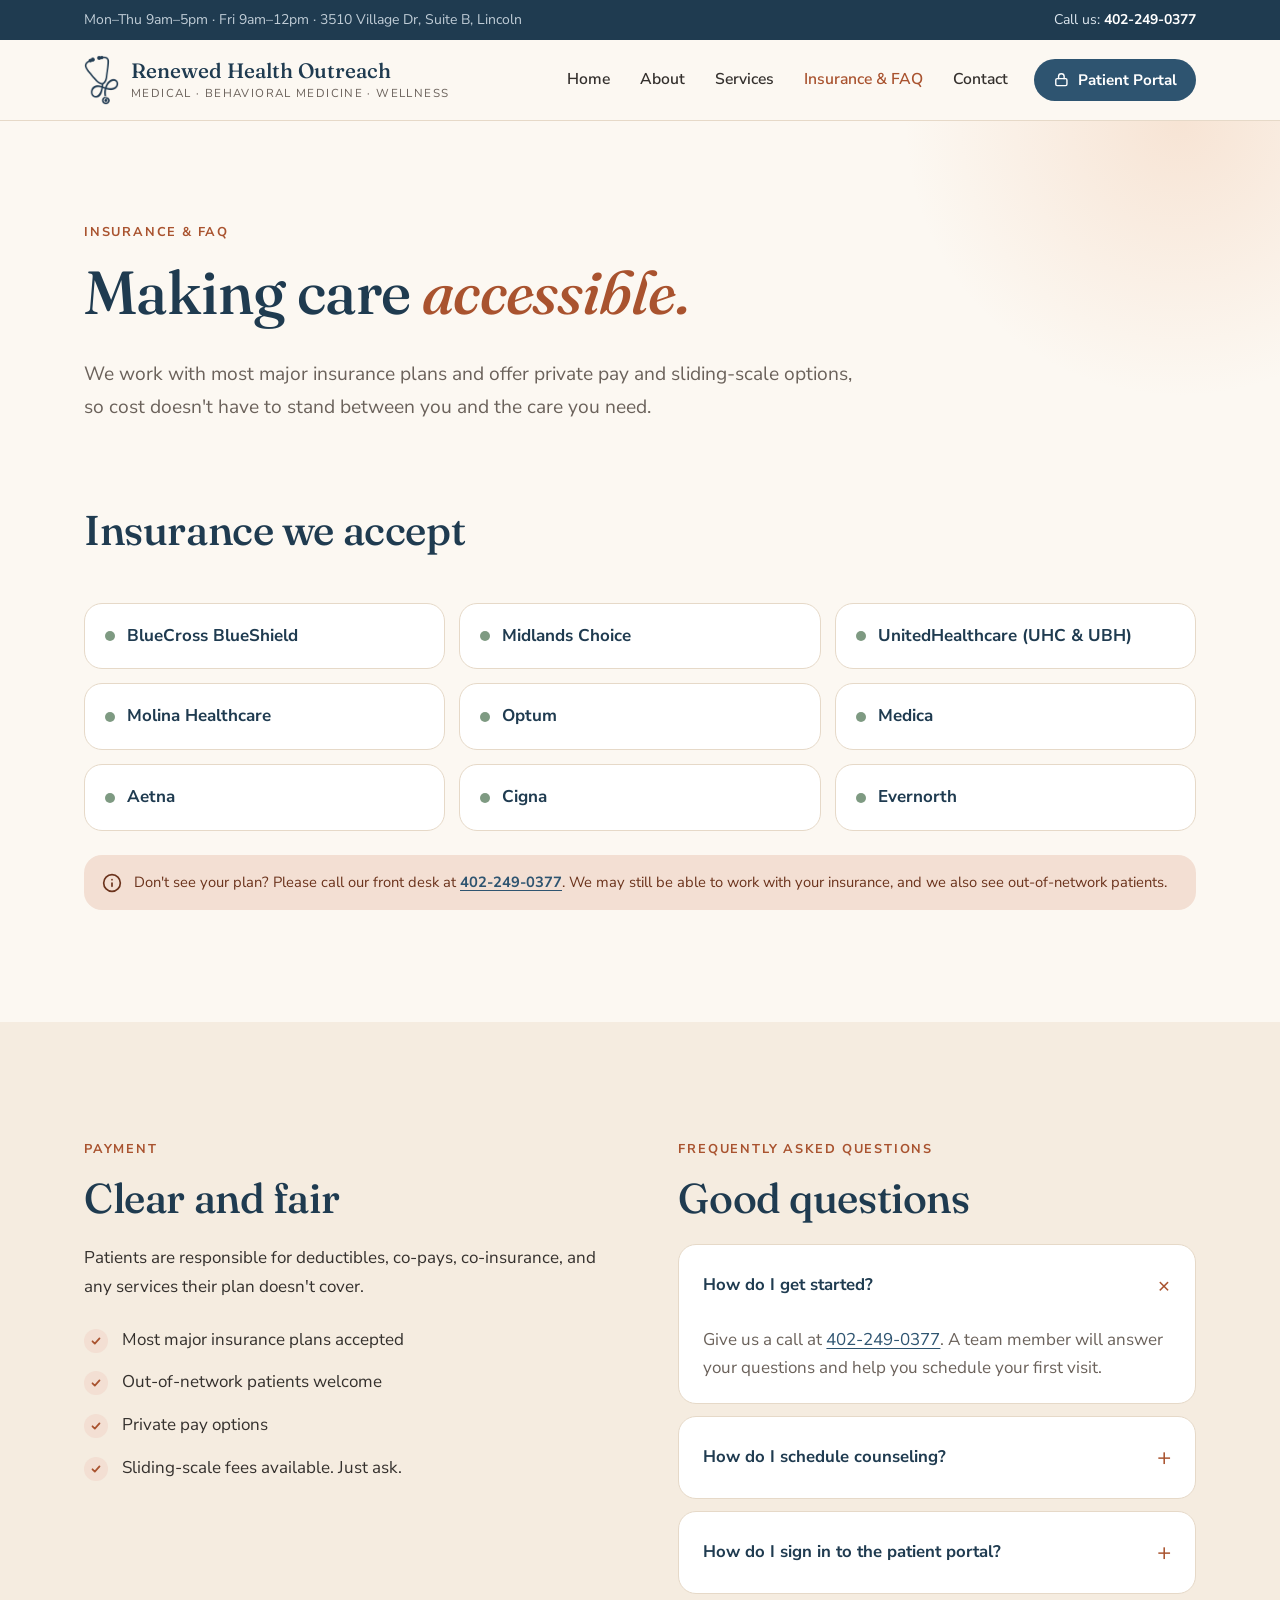
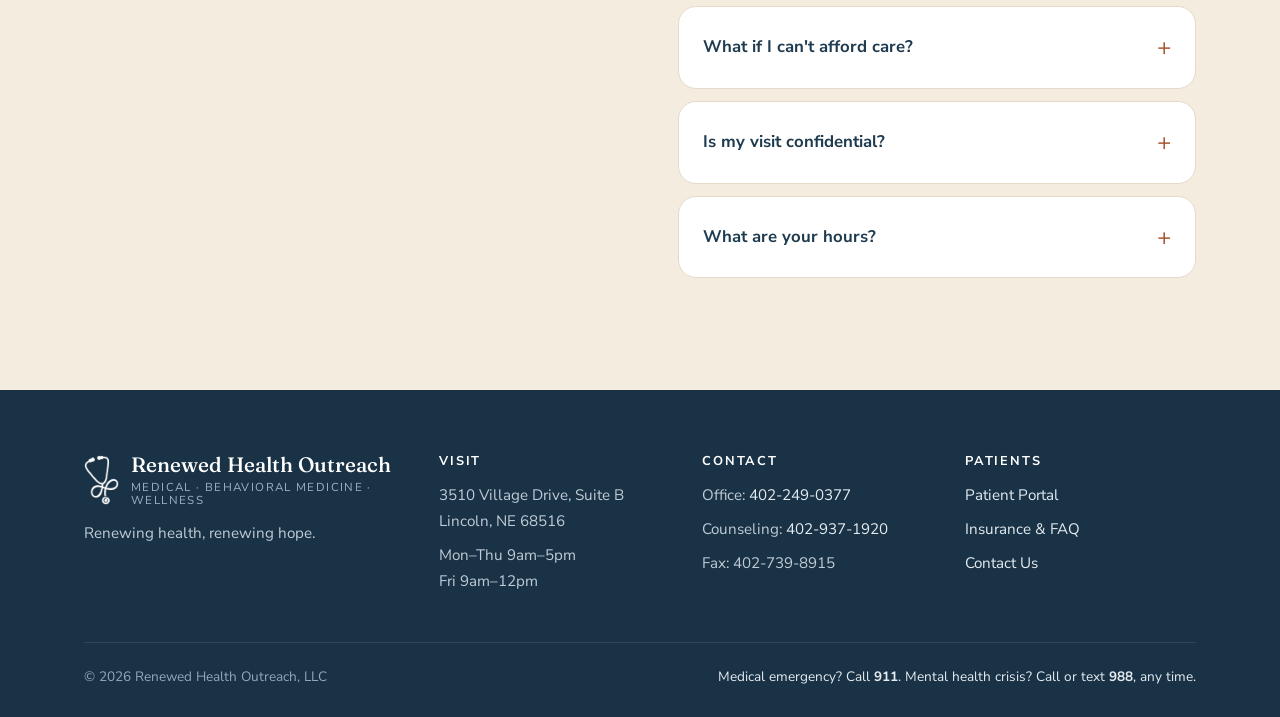
<file: insurance.html>
<!doctype html>
<html lang="en">
<head>
  <meta charset="utf-8">
  <meta name="viewport" content="width=device-width, initial-scale=1">
  <title>Insurance &amp; FAQ | Renewed Health Outreach, Lincoln NE</title>
  <meta name="description" content="Insurance plans accepted at Renewed Health Outreach, private pay and sliding-scale options, and answers to common questions.">
  <link rel="icon" href="assets/images/favicon-dark.png" type="image/png" media="(prefers-color-scheme: dark)">
  <link rel="icon" href="assets/images/favicon.png" type="image/png" media="(prefers-color-scheme: light)">
  <link rel="apple-touch-icon" href="assets/images/apple-touch-icon.png">
  <link rel="preconnect" href="https://fonts.googleapis.com">
  <link rel="preconnect" href="https://fonts.gstatic.com" crossorigin>
  <link href="https://fonts.googleapis.com/css2?family=Fraunces:opsz,wght@9..144,400;9..144,500;9..144,600&family=Nunito+Sans:wght@400;600;700&display=swap" rel="stylesheet">
  <link rel="stylesheet" href="assets/css/styles.css">
</head>
<body>
  <a class="skip-link" href="#main">Skip to content</a>

  <div class="topbar">
    <div class="container">
      <span class="hours">Mon–Thu 9am–5pm · Fri 9am–12pm · 3510 Village Dr, Suite B, Lincoln</span>
      <span>Call us: <a href="tel:+14022490377" data-tel="office"><span data-number="office">402-249-0377</span></a></span>
    </div>
  </div>

  <header class="site-header">
    <div class="container">
      <a class="brand" href="index.html" aria-label="Renewed Health Outreach home">
        <img class="brand-mark" src="assets/images/logo.png" alt="">
        <span class="brand-text"><span class="brand-name">Renewed Health Outreach</span><span class="brand-sub">Medical · Behavioral Medicine · Wellness</span></span>
      </a>
      <button class="nav-toggle" aria-expanded="false" aria-controls="site-nav" aria-label="Menu">
        <svg viewBox="0 0 24 24" fill="none" stroke="currentColor" stroke-width="2" stroke-linecap="round"><path d="M4 7h16M4 12h16M4 17h16"/></svg>
      </button>
      <nav class="site-nav" id="site-nav" aria-label="Main">
        <a class="nav-link" href="index.html">Home</a>
        <a class="nav-link" href="about.html">About</a>
        <a class="nav-link" href="services.html">Services</a>
        <a class="nav-link" href="insurance.html" aria-current="page">Insurance &amp; FAQ</a>
        <a class="nav-link" href="contact.html">Contact</a>
        <a class="btn btn--blue" href="#" data-portal-link>
          <svg viewBox="0 0 24 24" fill="none" stroke="currentColor" stroke-width="2" stroke-linecap="round" stroke-linejoin="round"><rect x="4" y="11" width="16" height="10" rx="2"/><path d="M8 11V8a4 4 0 0 1 8 0v3"/></svg>
          Patient Portal
        </a>
      </nav>
    </div>
  </header>

  <main id="main">
    <section class="page-hero">
      <div class="container">
        <span class="eyebrow">Insurance &amp; FAQ</span>
        <h1>Making care <em class="soft">accessible.</em></h1>
        <p class="lead">We work with most major insurance plans and offer private pay and sliding-scale options, so cost doesn't have to stand between you and the care you need.</p>
      </div>
    </section>

    <section class="section" style="padding-top:0">
      <div class="container">
        <div class="section-head">
          <h2>Insurance we accept</h2>
        </div>
        <ul class="insurers">
          <li>BlueCross BlueShield</li>
          <li>Midlands Choice</li>
          <li>UnitedHealthcare (UHC &amp; UBH)</li>
          <li>Molina Healthcare</li>
          <li>Optum</li>
          <li>Medica</li>
          <li>Aetna</li>
          <li>Cigna</li>
          <li>Evernorth</li>
        </ul>
        <div class="notice notice--warm" style="margin-top:24px">
          <svg viewBox="0 0 24 24" fill="none" stroke="currentColor" stroke-width="2" stroke-linecap="round" stroke-linejoin="round"><circle cx="12" cy="12" r="10"/><path d="M12 16v-4M12 8h.01"/></svg>
          <span>Don't see your plan? Please call our front desk at <a href="tel:+14022490377" data-tel="office"><strong><span data-number="office">402-249-0377</span></strong></a>. We may still be able to work with your insurance, and we also see out-of-network patients.</span>
        </div>
      </div>
    </section>

    <section class="section section--linen">
      <div class="container split" style="align-items:start">
        <div>
          <span class="eyebrow">Payment</span>
          <h2>Clear and fair</h2>
          <p>Patients are responsible for deductibles, co-pays, co-insurance, and any services their plan doesn't cover.</p>
          <ul class="checklist">
            <li>Most major insurance plans accepted</li>
            <li>Out-of-network patients welcome</li>
            <li>Private pay options</li>
            <li>Sliding-scale fees available. Just ask.</li>
          </ul>
        </div>
        <div>
          <span class="eyebrow">Frequently asked questions</span>
          <h2>Good questions</h2>
          <div class="faq">
            <details open>
              <summary>How do I get started?</summary>
              <div>Give us a call at <a href="tel:+14022490377" data-tel="office"><span data-number="office">402-249-0377</span></a>. A team member will answer your questions and help you schedule your first visit.</div>
            </details>
            <details>
              <summary>How do I schedule counseling?</summary>
              <div>For counseling and psychotherapy, call <a href="tel:+14029371920" data-tel="counseling"><span data-number="counseling">402-937-1920</span></a>.</div>
            </details>
            <details>
              <summary>How do I sign in to the patient portal?</summary>
              <div>Click <strong>Patient Portal</strong> at the top of any page. If you haven't set up your portal account yet, call our office and we'll send you an invitation.</div>
            </details>
            <details>
              <summary>What if I can't afford care?</summary>
              <div>Please talk to us. We offer private pay and sliding-scale options and will work with you to find something that fits.</div>
            </details>
            <details>
              <summary>Is my visit confidential?</summary>
              <div>Yes. Your privacy matters to us, including for sensitive services like Hepatitis C, HIV, PrEP, and mental health care.</div>
            </details>
            <details>
              <summary>What are your hours?</summary>
              <div>Monday through Thursday, 9am–5pm, and Friday, 9am–12pm.</div>
            </details>
          </div>
        </div>
      </div>
    </section>
  </main>

  <footer class="site-footer">
    <div class="container">
      <div class="footer-grid">
        <div>
          <a class="brand" href="index.html">
            <img class="brand-mark" src="assets/images/logo-white.png" alt="">
            <span class="brand-text"><span class="brand-name">Renewed Health Outreach</span><span class="brand-sub">Medical · Behavioral Medicine · Wellness</span></span>
          </a>
          <p>Renewing health, renewing hope.</p>
        </div>
        <div>
          <h4>Visit</h4>
          <ul>
            <li>3510 Village Drive, Suite B<br>Lincoln, NE 68516</li>
            <li>Mon–Thu 9am–5pm<br>Fri 9am–12pm</li>
          </ul>
        </div>
        <div>
          <h4>Contact</h4>
          <ul>
            <li>Office: <a href="tel:+14022490377" data-tel="office"><span data-number="office">402-249-0377</span></a></li>
            <li>Counseling: <a href="tel:+14029371920" data-tel="counseling"><span data-number="counseling">402-937-1920</span></a></li>
            <li>Fax: <span data-number="fax">402-739-8915</span></li>
          </ul>
        </div>
        <div>
          <h4>Patients</h4>
          <ul>
            <li><a href="#" data-portal-link>Patient Portal</a></li>
            <li><a href="insurance.html">Insurance &amp; FAQ</a></li>
            <li><a href="contact.html">Contact Us</a></li>
          </ul>
        </div>
      </div>
      <div class="footer-bottom">
        <span>© <span data-year>2026</span> Renewed Health Outreach, LLC</span>
        <span class="crisis">Medical emergency? Call <strong>911</strong>. Mental health crisis? Call or text <strong>988</strong>, any time.</span>
      </div>
    </div>
  </footer>

  <script src="assets/js/site-config.js"></script>
  <script src="assets/js/main.js"></script>
</body>
</html>
</file>
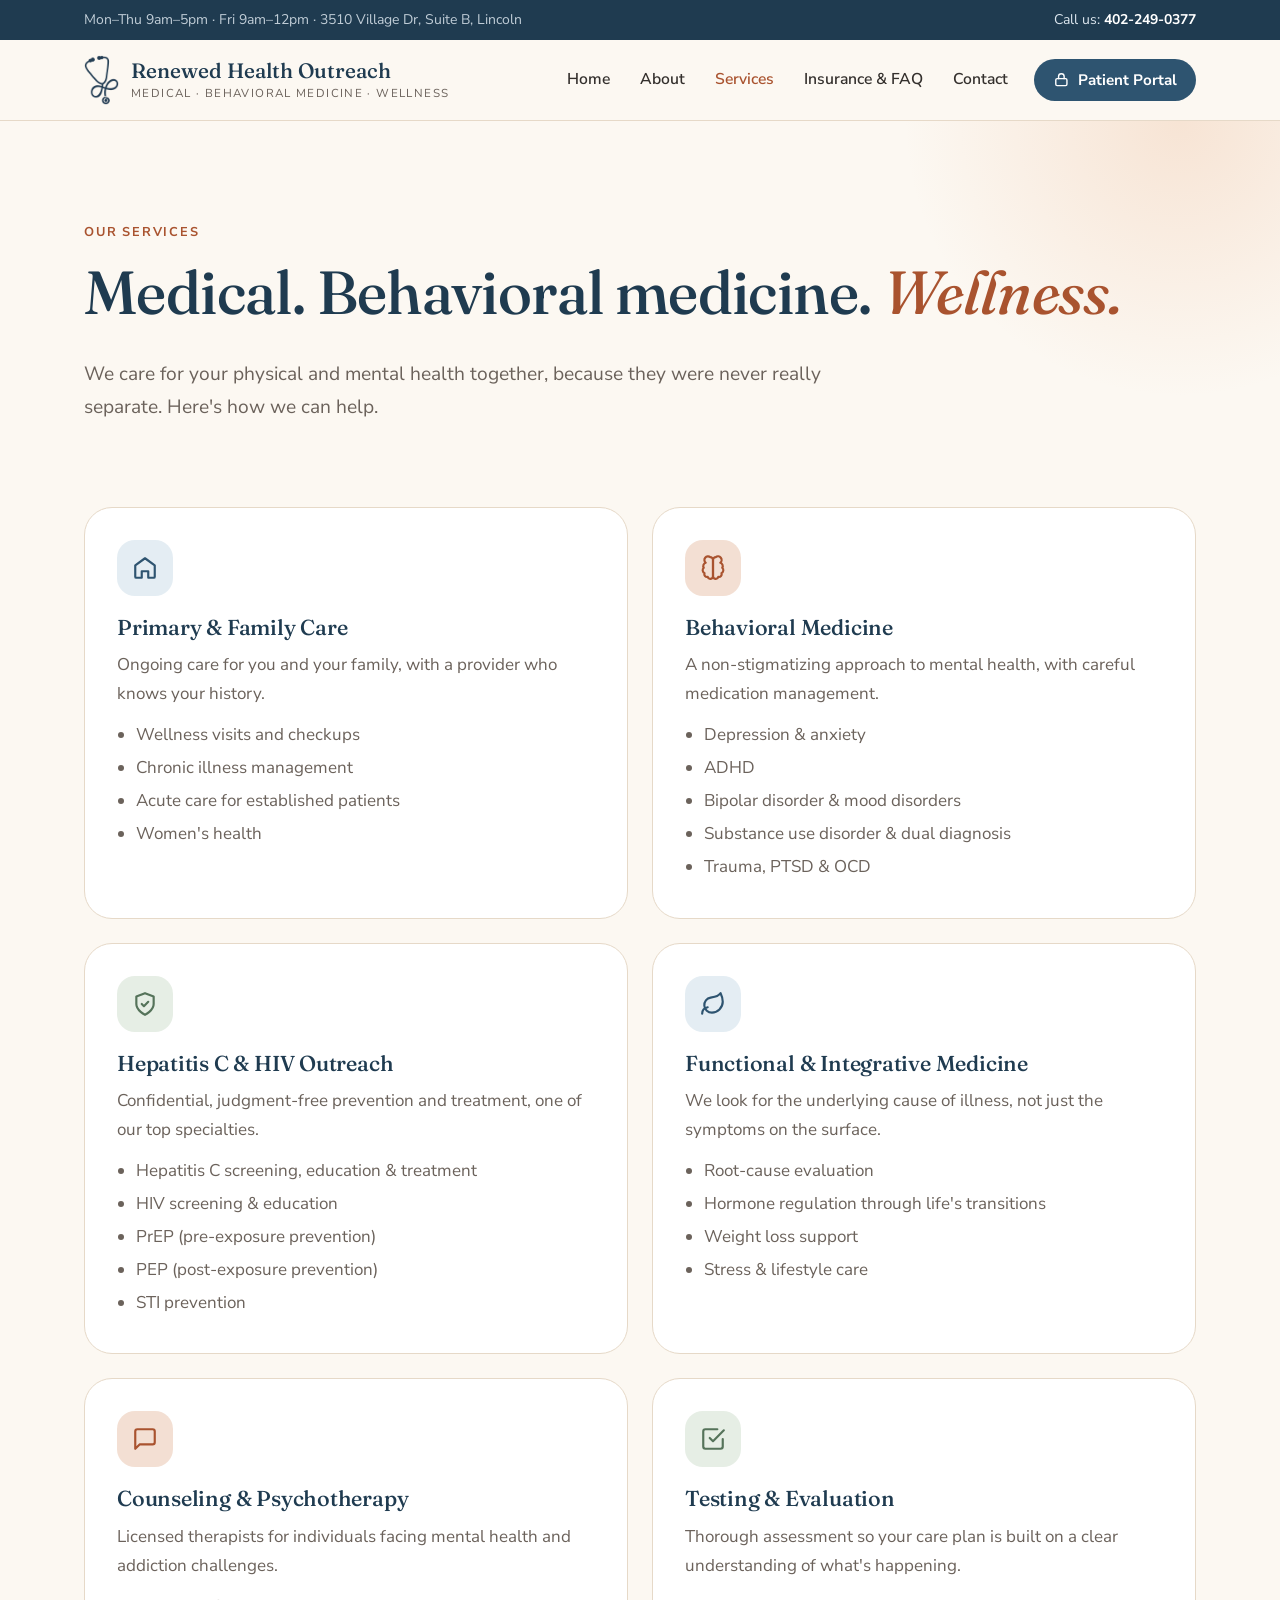
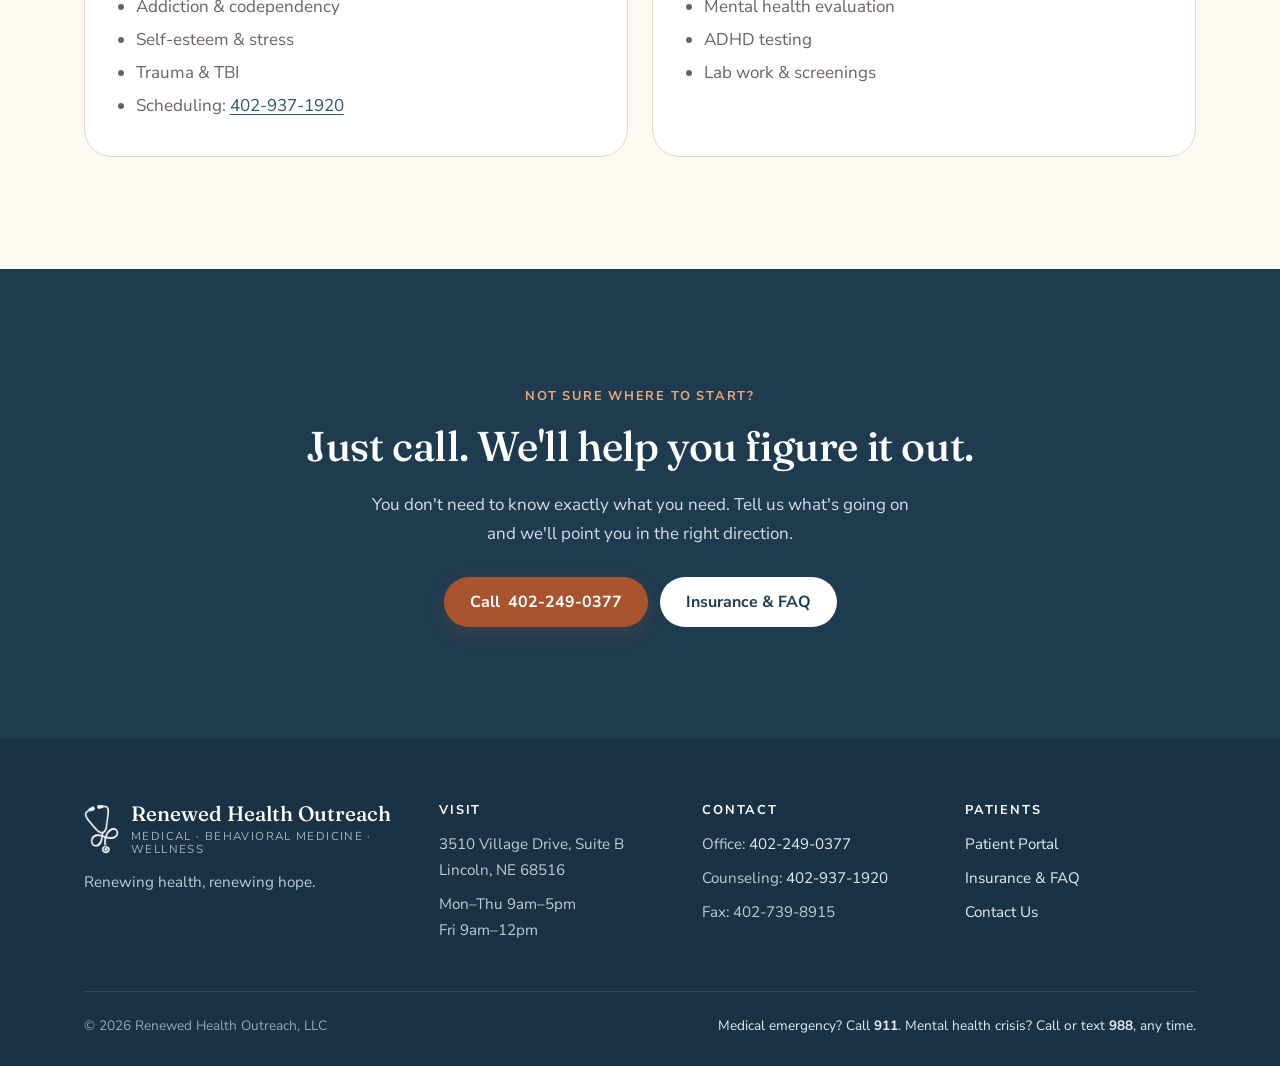
<file: services.html>
<!doctype html>
<html lang="en">
<head>
  <meta charset="utf-8">
  <meta name="viewport" content="width=device-width, initial-scale=1">
  <title>Services | Renewed Health Outreach, Lincoln NE</title>
  <meta name="description" content="Primary and family care, behavioral medicine, counseling, Hepatitis C and HIV prevention (PrEP/PEP), and functional and integrative medicine in Lincoln, Nebraska.">
  <link rel="icon" href="assets/images/favicon-dark.png" type="image/png" media="(prefers-color-scheme: dark)">
  <link rel="icon" href="assets/images/favicon.png" type="image/png" media="(prefers-color-scheme: light)">
  <link rel="apple-touch-icon" href="assets/images/apple-touch-icon.png">
  <link rel="preconnect" href="https://fonts.googleapis.com">
  <link rel="preconnect" href="https://fonts.gstatic.com" crossorigin>
  <link href="https://fonts.googleapis.com/css2?family=Fraunces:opsz,wght@9..144,400;9..144,500;9..144,600&family=Nunito+Sans:wght@400;600;700&display=swap" rel="stylesheet">
  <link rel="stylesheet" href="assets/css/styles.css">
</head>
<body>
  <a class="skip-link" href="#main">Skip to content</a>

  <div class="topbar">
    <div class="container">
      <span class="hours">Mon–Thu 9am–5pm · Fri 9am–12pm · 3510 Village Dr, Suite B, Lincoln</span>
      <span>Call us: <a href="tel:+14022490377" data-tel="office"><span data-number="office">402-249-0377</span></a></span>
    </div>
  </div>

  <header class="site-header">
    <div class="container">
      <a class="brand" href="index.html" aria-label="Renewed Health Outreach home">
        <img class="brand-mark" src="assets/images/logo.png" alt="">
        <span class="brand-text"><span class="brand-name">Renewed Health Outreach</span><span class="brand-sub">Medical · Behavioral Medicine · Wellness</span></span>
      </a>
      <button class="nav-toggle" aria-expanded="false" aria-controls="site-nav" aria-label="Menu">
        <svg viewBox="0 0 24 24" fill="none" stroke="currentColor" stroke-width="2" stroke-linecap="round"><path d="M4 7h16M4 12h16M4 17h16"/></svg>
      </button>
      <nav class="site-nav" id="site-nav" aria-label="Main">
        <a class="nav-link" href="index.html">Home</a>
        <a class="nav-link" href="about.html">About</a>
        <a class="nav-link" href="services.html" aria-current="page">Services</a>
        <a class="nav-link" href="insurance.html">Insurance &amp; FAQ</a>
        <a class="nav-link" href="contact.html">Contact</a>
        <a class="btn btn--blue" href="#" data-portal-link>
          <svg viewBox="0 0 24 24" fill="none" stroke="currentColor" stroke-width="2" stroke-linecap="round" stroke-linejoin="round"><rect x="4" y="11" width="16" height="10" rx="2"/><path d="M8 11V8a4 4 0 0 1 8 0v3"/></svg>
          Patient Portal
        </a>
      </nav>
    </div>
  </header>

  <main id="main">
    <section class="page-hero">
      <div class="container">
        <span class="eyebrow">Our services</span>
        <h1>Medical. Behavioral medicine. <em class="soft">Wellness.</em></h1>
        <p class="lead">We care for your physical and mental health together, because they were never really separate. Here's how we can help.</p>
      </div>
    </section>

    <section class="section" style="padding-top:0">
      <div class="container grid grid-2">
        <article class="card">
          <span class="ico"><svg viewBox="0 0 24 24" fill="none" stroke="currentColor" stroke-width="2" stroke-linecap="round" stroke-linejoin="round"><path d="M3 9.5 12 3l9 6.5V20a1 1 0 0 1-1 1h-5v-6H9v6H4a1 1 0 0 1-1-1Z"/></svg></span>
          <h3>Primary &amp; Family Care</h3>
          <p>Ongoing care for you and your family, with a provider who knows your history.</p>
          <ul><li>Wellness visits and checkups</li><li>Chronic illness management</li><li>Acute care for established patients</li><li>Women's health</li></ul>
        </article>
        <article class="card">
          <span class="ico"><svg viewBox="0 0 24 24" fill="none" stroke="currentColor" stroke-width="2" stroke-linecap="round" stroke-linejoin="round"><path d="M9.5 2A2.5 2.5 0 0 1 12 4.5v15a2.5 2.5 0 0 1-4.9.7 2.5 2.5 0 0 1-2.9-3.4 3 3 0 0 1-.7-5 3 3 0 0 1 1.8-4.6A2.5 2.5 0 0 1 9.5 2Z"/><path d="M14.5 2A2.5 2.5 0 0 0 12 4.5v15a2.5 2.5 0 0 0 4.9.7 2.5 2.5 0 0 0 2.9-3.4 3 3 0 0 0 .7-5 3 3 0 0 0-1.8-4.6A2.5 2.5 0 0 0 14.5 2Z"/></svg></span>
          <h3>Behavioral Medicine</h3>
          <p>A non-stigmatizing approach to mental health, with careful medication management.</p>
          <ul><li>Depression &amp; anxiety</li><li>ADHD</li><li>Bipolar disorder &amp; mood disorders</li><li>Substance use disorder &amp; dual diagnosis</li><li>Trauma, PTSD &amp; OCD</li></ul>
        </article>
        <article class="card">
          <span class="ico"><svg viewBox="0 0 24 24" fill="none" stroke="currentColor" stroke-width="2" stroke-linecap="round" stroke-linejoin="round"><path d="M12 22s8-4 8-10V5l-8-3-8 3v7c0 6 8 10 8 10Z"/><path d="m9 12 2 2 4-4"/></svg></span>
          <h3>Hepatitis C &amp; HIV Outreach</h3>
          <p>Confidential, judgment-free prevention and treatment, one of our top specialties.</p>
          <ul><li>Hepatitis C screening, education &amp; treatment</li><li>HIV screening &amp; education</li><li>PrEP (pre-exposure prevention)</li><li>PEP (post-exposure prevention)</li><li>STI prevention</li></ul>
        </article>
        <article class="card">
          <span class="ico"><svg viewBox="0 0 24 24" fill="none" stroke="currentColor" stroke-width="2" stroke-linecap="round" stroke-linejoin="round"><path d="M11 20A7 7 0 0 1 9.8 6.1C15.5 5 17 4.5 19 2c1 2 2 4.2 2 8 0 5.5-4.8 10-10 10Z"/><path d="M2 21c0-3 1.9-5.4 5.1-6"/></svg></span>
          <h3>Functional &amp; Integrative Medicine</h3>
          <p>We look for the underlying cause of illness, not just the symptoms on the surface.</p>
          <ul><li>Root-cause evaluation</li><li>Hormone regulation through life's transitions</li><li>Weight loss support</li><li>Stress &amp; lifestyle care</li></ul>
        </article>
        <article class="card">
          <span class="ico"><svg viewBox="0 0 24 24" fill="none" stroke="currentColor" stroke-width="2" stroke-linecap="round" stroke-linejoin="round"><path d="M21 15a2 2 0 0 1-2 2H7l-4 4V5a2 2 0 0 1 2-2h14a2 2 0 0 1 2 2Z"/></svg></span>
          <h3>Counseling &amp; Psychotherapy</h3>
          <p>Licensed therapists for individuals facing mental health and addiction challenges.</p>
          <ul><li>Addiction &amp; codependency</li><li>Self-esteem &amp; stress</li><li>Trauma &amp; TBI</li><li>Scheduling: <a href="tel:+14029371920" data-tel="counseling"><span data-number="counseling">402-937-1920</span></a></li></ul>
        </article>
        <article class="card">
          <span class="ico"><svg viewBox="0 0 24 24" fill="none" stroke="currentColor" stroke-width="2" stroke-linecap="round" stroke-linejoin="round"><path d="M9 11l3 3L22 4"/><path d="M21 12v7a2 2 0 0 1-2 2H5a2 2 0 0 1-2-2V5a2 2 0 0 1 2-2h11"/></svg></span>
          <h3>Testing &amp; Evaluation</h3>
          <p>Thorough assessment so your care plan is built on a clear understanding of what's happening.</p>
          <ul><li>Mental health evaluation</li><li>ADHD testing</li><li>Lab work &amp; screenings</li></ul>
        </article>
      </div>
    </section>

    <section class="section section--blue cta">
      <div class="container">
        <span class="eyebrow" style="color:var(--apricot)">Not sure where to start?</span>
        <h2>Just call. We'll help you figure it out.</h2>
        <p>You don't need to know exactly what you need. Tell us what's going on and we'll point you in the right direction.</p>
        <div class="btn-row">
          <a class="btn btn--primary" href="tel:+14022490377" data-tel="office">Call <span data-number="office">402-249-0377</span></a>
          <a class="btn btn--light" href="insurance.html">Insurance &amp; FAQ</a>
        </div>
      </div>
    </section>
  </main>

  <footer class="site-footer">
    <div class="container">
      <div class="footer-grid">
        <div>
          <a class="brand" href="index.html">
            <img class="brand-mark" src="assets/images/logo-white.png" alt="">
            <span class="brand-text"><span class="brand-name">Renewed Health Outreach</span><span class="brand-sub">Medical · Behavioral Medicine · Wellness</span></span>
          </a>
          <p>Renewing health, renewing hope.</p>
        </div>
        <div>
          <h4>Visit</h4>
          <ul>
            <li>3510 Village Drive, Suite B<br>Lincoln, NE 68516</li>
            <li>Mon–Thu 9am–5pm<br>Fri 9am–12pm</li>
          </ul>
        </div>
        <div>
          <h4>Contact</h4>
          <ul>
            <li>Office: <a href="tel:+14022490377" data-tel="office"><span data-number="office">402-249-0377</span></a></li>
            <li>Counseling: <a href="tel:+14029371920" data-tel="counseling"><span data-number="counseling">402-937-1920</span></a></li>
            <li>Fax: <span data-number="fax">402-739-8915</span></li>
          </ul>
        </div>
        <div>
          <h4>Patients</h4>
          <ul>
            <li><a href="#" data-portal-link>Patient Portal</a></li>
            <li><a href="insurance.html">Insurance &amp; FAQ</a></li>
            <li><a href="contact.html">Contact Us</a></li>
          </ul>
        </div>
      </div>
      <div class="footer-bottom">
        <span>© <span data-year>2026</span> Renewed Health Outreach, LLC</span>
        <span class="crisis">Medical emergency? Call <strong>911</strong>. Mental health crisis? Call or text <strong>988</strong>, any time.</span>
      </div>
    </div>
  </footer>

  <script src="assets/js/site-config.js"></script>
  <script src="assets/js/main.js"></script>
</body>
</html>
</file>
<file: assets/css/styles.css>
/* ============================================================
   Renewed Health Outreach — site styles
   Palette: warm linen + clay (comfort) anchored by a calm,
   deep "harbor" blue (trust) used for structure and the portal.
   ============================================================ */
:root {
  --cream: #FCF8F2;
  --linen: #F5ECE0;
  --sand: #EBDCC8;
  --clay: #A9532F;        /* primary action — 5.3:1 on white */
  --clay-dark: #8C4325;
  --clay-soft: #F3DFD3;
  --apricot: #E8A87C;
  --blue: #2E5470;        /* trust / structure */
  --blue-dark: #1F3B50;
  --blue-soft: #E4EDF3;
  --sage: #7E9A82;
  --ink: #34302D;         /* warm charcoal body text */
  --muted: #6B625B;
  --line: #E6D9C8;
  --white: #FFFFFF;

  --font-display: "Fraunces", Georgia, "Times New Roman", serif;
  --font-body: "Nunito Sans", "Segoe UI", system-ui, -apple-system, sans-serif;

  --radius: 18px;
  --radius-lg: 28px;
  --shadow: 0 1px 2px rgba(52, 48, 45, .06), 0 8px 28px rgba(52, 48, 45, .07);
  --max: 1160px;
}

*, *::before, *::after { box-sizing: border-box; }
html { scroll-behavior: smooth; overflow-x: clip; }
body {
  margin: 0;
  background: var(--cream);
  color: var(--ink);
  font-family: var(--font-body);
  font-size: 1.0625rem;
  line-height: 1.7;
  -webkit-font-smoothing: antialiased;
}
img { max-width: 100%; display: block; }
a { color: var(--blue); text-underline-offset: 3px; }
a:hover { color: var(--clay); }
:focus-visible { outline: 3px solid var(--apricot); outline-offset: 3px; border-radius: 6px; }

h1, h2, h3, h4 {
  font-family: var(--font-display);
  font-weight: 500;
  line-height: 1.15;
  color: var(--blue-dark);
  margin: 0 0 .5em;
  letter-spacing: -0.01em;
}
h1 { font-size: clamp(2.3rem, 5.5vw, 3.8rem); }
h2 { font-size: clamp(1.8rem, 3.6vw, 2.6rem); }
h3 { font-size: 1.35rem; }
p { margin: 0 0 1em; }
.lead { font-size: 1.2rem; color: var(--muted); max-width: 40em; }
.eyebrow {
  display: inline-block;
  font-family: var(--font-body);
  font-size: .8rem;
  font-weight: 700;
  letter-spacing: .14em;
  text-transform: uppercase;
  color: var(--clay);
  margin-bottom: .9rem;
}
em.soft { font-style: italic; color: var(--clay); }

.container { width: 100%; max-width: var(--max); margin: 0 auto; padding: 0 24px; }
.section { padding: clamp(64px, 9vw, 112px) 0; }
.section--linen { background: var(--linen); }
.section--blue { background: var(--blue-dark); color: #E9EFF4; }
.section--blue h2, .section--blue h3 { color: var(--white); }
.section-head { max-width: 680px; margin-bottom: 48px; }
.section-head.center { margin-left: auto; margin-right: auto; text-align: center; }

.skip-link {
  position: absolute; left: -999px; top: 8px;
  background: var(--blue-dark); color: #fff; padding: 10px 16px; border-radius: 8px; z-index: 100;
}
.skip-link:focus { left: 8px; }

/* ---------- Buttons ---------- */
.btn {
  display: inline-flex; align-items: center; justify-content: center; gap: .5em;
  padding: .85em 1.5em;
  border-radius: 999px;
  border: 2px solid transparent;
  font-family: var(--font-body);
  font-weight: 700;
  font-size: 1rem;
  line-height: 1.2;
  text-decoration: none;
  cursor: pointer;
  transition: background .2s, color .2s, border-color .2s, transform .2s, box-shadow .2s;
}
.btn:hover { transform: translateY(-1px); }
.btn svg { width: 1.1em; height: 1.1em; flex: none; }
.btn--primary { background: var(--clay); color: var(--white); box-shadow: 0 6px 18px rgba(169, 83, 47, .25); }
.btn--primary:hover { background: var(--clay-dark); color: var(--white); }
.btn--blue { background: var(--blue); color: var(--white); }
.btn--blue:hover { background: var(--blue-dark); color: var(--white); }
.btn--ghost { background: transparent; color: var(--blue-dark); border-color: var(--sand); }
.btn--ghost:hover { border-color: var(--blue); color: var(--blue); }
.btn--light { background: var(--white); color: var(--blue-dark); }
.btn--light:hover { background: var(--linen); color: var(--blue-dark); }
.btn-row { display: flex; flex-wrap: wrap; gap: 12px; }

/* ---------- Top bar + header ---------- */
.topbar {
  background: var(--blue-dark);
  color: #DCE6EE;
  font-size: .875rem;
}
.topbar .container { display: flex; justify-content: space-between; align-items: center; gap: 16px; padding-top: 8px; padding-bottom: 8px; flex-wrap: wrap; }
.topbar a { color: #fff; text-decoration: none; font-weight: 700; }
.topbar a:hover { color: var(--apricot); }
.topbar .hours { opacity: .85; }

.site-header {
  position: sticky; top: 0; z-index: 50;
  background: rgba(252, 248, 242, .92);
  backdrop-filter: saturate(1.4) blur(10px);
  -webkit-backdrop-filter: saturate(1.4) blur(10px);
  border-bottom: 1px solid var(--line);
}
.site-header .container { display: flex; align-items: center; justify-content: space-between; gap: 20px; min-height: 80px; }

.brand { display: flex; align-items: center; gap: 12px; text-decoration: none; color: var(--blue-dark); }
.brand:hover { color: var(--blue-dark); }
.brand-mark { width: auto; height: 50px; flex: none; }
.brand-text { display: flex; flex-direction: column; line-height: 1.1; }
.brand-name { font-family: var(--font-display); font-size: 1.3rem; font-weight: 500; }
.brand-sub { font-size: .72rem; letter-spacing: .12em; text-transform: uppercase; color: var(--muted); margin-top: 4px; }

.site-nav { display: flex; align-items: center; gap: 6px; }
.site-nav a.nav-link {
  text-decoration: none; color: var(--ink); font-weight: 600; font-size: .98rem;
  padding: 8px 12px; border-radius: 999px;
}
.site-nav a.nav-link:hover { background: var(--linen); color: var(--blue-dark); }
.site-nav a.nav-link[aria-current="page"] { color: var(--clay); }
.site-nav .btn { margin-left: 8px; padding: .65em 1.15em; font-size: .95rem; }

.nav-toggle {
  display: none;
  background: none; border: 0; padding: 10px; cursor: pointer; color: var(--blue-dark);
}
.nav-toggle svg { width: 28px; height: 28px; }

@media (max-width: 960px) {
  .nav-toggle { display: inline-flex; }
  .site-nav {
    position: fixed; inset: 0 0 0 auto; width: min(340px, 88vw);
    flex-direction: column; align-items: stretch; gap: 4px;
    background: var(--cream);
    padding: 96px 24px 24px;
    box-shadow: -10px 0 40px rgba(0,0,0,.12);
    transform: translateX(100%);
    visibility: hidden;
    transition: transform .3s ease, visibility .3s;
  }
  .nav-open .site-nav { transform: none; visibility: visible; }
  /* backdrop-filter would trap the fixed menu inside the header */
  .site-header { backdrop-filter: none; -webkit-backdrop-filter: none; background: var(--cream); }
  .site-nav a.nav-link { font-size: 1.15rem; padding: 12px 14px; }
  .site-nav .btn { margin: 12px 0 0; }
  .nav-toggle { position: relative; z-index: 60; }
  .nav-open::after {
    content: ""; position: fixed; inset: 0; background: rgba(31, 59, 80, .35); z-index: 40;
  }
  .site-header { z-index: 55; }
  .topbar .hours { display: none; }
}

/* ---------- Hero ---------- */
.hero { position: relative; overflow: hidden; padding: clamp(48px, 8vw, 96px) 0 clamp(64px, 9vw, 120px); }
.hero::before {
  content: ""; position: absolute; width: 760px; height: 760px; right: -220px; top: -260px;
  background: radial-gradient(circle, rgba(232, 168, 124, .28), rgba(232, 168, 124, 0) 65%);
  pointer-events: none;
}
.hero-grid { display: grid; grid-template-columns: 1.1fr .9fr; gap: clamp(32px, 6vw, 80px); align-items: center; position: relative; }
.hero h1 { margin-bottom: .35em; }
.hero .lead { margin-bottom: 1.8em; }
.hero-meta { display: flex; flex-wrap: wrap; gap: 10px 24px; margin-top: 32px; font-size: .95rem; color: var(--muted); }
.hero-meta span { display: inline-flex; align-items: center; gap: 8px; }
.hero-meta svg { width: 18px; height: 18px; color: var(--sage); }

/* The arch — a doorway motif: "come in, you're welcome here" */
.arch {
  position: relative;
  aspect-ratio: 4 / 5;
  border-radius: 999px 999px var(--radius-lg) var(--radius-lg);
  background:
    radial-gradient(120% 70% at 50% 100%, #F6D2B5 0%, rgba(246, 210, 181, 0) 60%),
    linear-gradient(180deg, #CFE0EA 0%, #E7EEF1 45%, #F7E3D1 100%);
  overflow: hidden;
  box-shadow: var(--shadow);
}
.arch svg.arch-art { position: absolute; inset: 0; width: 100%; height: 100%; }
.arch-card {
  position: absolute; left: -28px; bottom: 36px;
  background: var(--white); border-radius: var(--radius); padding: 18px 22px;
  box-shadow: var(--shadow); max-width: 260px;
  display: flex; gap: 14px; align-items: center;
}
.arch-card .dot {
  width: 44px; height: 44px; border-radius: 50%; background: var(--blue-soft); color: var(--blue);
  display: grid; place-items: center; flex: none;
}
.arch-card .dot svg { width: 22px; height: 22px; }
.arch-card strong { display: block; font-family: var(--font-display); font-weight: 500; color: var(--blue-dark); font-size: 1.05rem; line-height: 1.2; }
.arch-card small { color: var(--muted); font-size: .85rem; }
.hero-visual { position: relative; max-width: 440px; justify-self: center; width: 100%; }

@media (max-width: 860px) {
  .hero-grid { grid-template-columns: 1fr; }
  .hero-visual { max-width: 340px; }
  .arch-card { left: -8px; }
}

/* ---------- Trust strip ---------- */
.trust { border-top: 1px solid var(--line); border-bottom: 1px solid var(--line); background: var(--white); }
.trust .container { display: grid; grid-template-columns: repeat(4, 1fr); gap: 24px; padding-top: 28px; padding-bottom: 28px; }
.trust-item { display: flex; gap: 14px; align-items: flex-start; }
.trust-item .ico { width: 40px; height: 40px; border-radius: 12px; background: var(--clay-soft); color: var(--clay); display: grid; place-items: center; flex: none; }
.trust-item .ico svg { width: 20px; height: 20px; }
.trust-item strong { display: block; color: var(--blue-dark); font-size: .98rem; }
.trust-item span { font-size: .9rem; color: var(--muted); line-height: 1.45; display: block; }
@media (max-width: 900px) { .trust .container { grid-template-columns: repeat(2, 1fr); } }
@media (max-width: 520px) { .trust .container { grid-template-columns: 1fr; } }

/* ---------- Cards ---------- */
.grid { display: grid; gap: 24px; }
.grid-3 { grid-template-columns: repeat(3, 1fr); }
.grid-2 { grid-template-columns: repeat(2, 1fr); }
@media (max-width: 900px) { .grid-3 { grid-template-columns: repeat(2, 1fr); } }
@media (max-width: 620px) { .grid-3, .grid-2 { grid-template-columns: 1fr; } }

.card {
  background: var(--white);
  border: 1px solid var(--line);
  border-radius: var(--radius-lg);
  padding: 32px;
  transition: transform .25s, box-shadow .25s;
}
.card:hover { transform: translateY(-3px); box-shadow: var(--shadow); }
.card .ico {
  width: 56px; height: 56px; border-radius: 18px;
  display: grid; place-items: center; margin-bottom: 20px;
  background: var(--blue-soft); color: var(--blue);
}
.card:nth-child(3n+2) .ico { background: var(--clay-soft); color: var(--clay); }
.card:nth-child(3n+3) .ico { background: #E6EEE5; color: #55735A; }
.card .ico svg { width: 26px; height: 26px; }
.card p { color: var(--muted); margin-bottom: 0; }
.card ul { margin: 12px 0 0; padding-left: 1.1em; color: var(--muted); }
.card ul li { margin-bottom: 4px; }

/* ---------- Split / approach ---------- */
.split { display: grid; grid-template-columns: 1fr 1fr; gap: clamp(32px, 6vw, 80px); align-items: center; }
@media (max-width: 860px) { .split { grid-template-columns: 1fr; } }
.checklist { list-style: none; padding: 0; margin: 24px 0 0; display: grid; gap: 14px; }
.checklist li { position: relative; padding-left: 38px; }
.checklist li::before {
  content: ""; position: absolute; left: 0; top: 3px; width: 24px; height: 24px; border-radius: 50%;
  background: var(--clay-soft) url("data:image/svg+xml,%3Csvg xmlns='http://www.w3.org/2000/svg' viewBox='0 0 24 24' fill='none' stroke='%23A9532F' stroke-width='3' stroke-linecap='round' stroke-linejoin='round'%3E%3Cpath d='M6 12.5l4 4 8-9'/%3E%3C/svg%3E") center / 14px no-repeat;
}

.quote-panel {
  background: var(--blue-dark); color: #E9EFF4; border-radius: var(--radius-lg);
  padding: clamp(32px, 5vw, 56px); position: relative; overflow: hidden;
}
.quote-panel::after {
  content: ""; position: absolute; right: -80px; bottom: -80px; width: 260px; height: 260px; border-radius: 50%;
  background: radial-gradient(circle, rgba(232,168,124,.35), rgba(232,168,124,0) 70%);
}
.quote-panel blockquote {
  margin: 0 0 20px; font-family: var(--font-display); font-size: clamp(1.4rem, 2.6vw, 1.9rem); line-height: 1.35; color: var(--white);
}
.quote-panel cite { font-style: normal; color: var(--apricot); font-weight: 700; font-size: .95rem; }

/* ---------- Provider cards ---------- */
.provider { display: grid; grid-template-columns: 120px 1fr; gap: 24px; align-items: start; }
.avatar {
  width: 120px; height: 120px; border-radius: 50%;
  background: linear-gradient(160deg, var(--blue-soft), var(--clay-soft));
  display: grid; place-items: center;
  font-family: var(--font-display); font-size: 2.2rem; color: var(--blue);
}
.creds { color: var(--clay); font-weight: 700; font-size: .9rem; letter-spacing: .04em; margin: -4px 0 10px; }
@media (max-width: 520px) { .provider { grid-template-columns: 1fr; } }

.tags { display: flex; flex-wrap: wrap; gap: 10px; list-style: none; padding: 0; margin: 0; }
.tags li { background: var(--white); border: 1px solid var(--line); border-radius: 999px; padding: 6px 16px; font-size: .95rem; color: var(--ink); }

/* ---------- Portal band ---------- */
.portal-band {
  background: linear-gradient(120deg, var(--blue-dark), var(--blue));
  color: #E9EFF4; border-radius: var(--radius-lg);
  padding: clamp(32px, 5vw, 56px);
  display: grid; grid-template-columns: 1.4fr auto; gap: 32px; align-items: center;
  position: relative; overflow: hidden;
}
.portal-band::before {
  content: ""; position: absolute; left: -60px; top: -120px; width: 320px; height: 320px; border-radius: 50%;
  background: radial-gradient(circle, rgba(255,255,255,.10), rgba(255,255,255,0) 70%);
}
.portal-band h2 { color: var(--white); margin-bottom: .3em; }
.portal-band p { margin: 0; opacity: .9; }
@media (max-width: 760px) { .portal-band { grid-template-columns: 1fr; } }

/* ---------- Insurance ---------- */
.insurers { display: grid; grid-template-columns: repeat(3, 1fr); gap: 14px; list-style: none; padding: 0; margin: 0; }
.insurers li {
  background: var(--white); border: 1px solid var(--line); border-radius: var(--radius);
  padding: 18px 20px; font-weight: 700; color: var(--blue-dark); display: flex; align-items: center; gap: 12px;
}
.insurers li::before { content: ""; width: 10px; height: 10px; border-radius: 50%; background: var(--sage); flex: none; }
@media (max-width: 760px) { .insurers { grid-template-columns: 1fr 1fr; } }
@media (max-width: 460px) { .insurers { grid-template-columns: 1fr; } }

/* ---------- FAQ ---------- */
.faq { display: grid; gap: 12px; }
.faq details {
  background: var(--white); border: 1px solid var(--line); border-radius: var(--radius); padding: 0 24px;
}
.faq summary {
  cursor: pointer; list-style: none; padding: 20px 0; font-weight: 700; color: var(--blue-dark); font-size: 1.05rem;
  display: flex; justify-content: space-between; gap: 16px; align-items: center;
}
.faq summary::-webkit-details-marker { display: none; }
.faq summary::after { content: "+"; font-size: 1.5rem; color: var(--clay); font-weight: 400; transition: transform .2s; }
.faq details[open] summary::after { transform: rotate(45deg); }
.faq details > div { padding-bottom: 20px; color: var(--muted); }

/* ---------- Contact ---------- */
.contact-grid { display: grid; grid-template-columns: 1fr 1.15fr; gap: 32px; align-items: start; }
@media (max-width: 900px) { .contact-grid { grid-template-columns: 1fr; } }
.info-list { list-style: none; padding: 0; margin: 0; display: grid; gap: 22px; }
.info-list li { display: grid; grid-template-columns: 44px 1fr; gap: 14px; }
.info-list .ico { width: 44px; height: 44px; border-radius: 14px; background: var(--blue-soft); color: var(--blue); display: grid; place-items: center; }
.info-list .ico svg { width: 20px; height: 20px; }
.info-list strong { display: block; color: var(--blue-dark); }
.info-list span, .info-list a { color: var(--muted); }
.info-list a { text-decoration: none; }
.info-list a:hover { color: var(--clay); }
.hours-table { width: 100%; border-collapse: collapse; }
.hours-table td { padding: 4px 0; color: var(--muted); }
.hours-table td:last-child { text-align: right; }

.form-card { background: var(--white); border: 1px solid var(--line); border-radius: var(--radius-lg); padding: clamp(24px, 4vw, 40px); }
.notice {
  display: flex; gap: 12px; background: var(--blue-soft); color: var(--blue-dark);
  border-radius: var(--radius); padding: 16px 18px; font-size: .92rem; line-height: 1.55; margin-top: 16px;
}
.notice svg { width: 20px; height: 20px; flex: none; margin-top: 2px; }
.emergency {
  display: flex; gap: 14px; background: #FDF0EC; color: #5C1F14; border: 1px solid #F0C9BD; border-left: 5px solid #B3261E;
  border-radius: var(--radius); padding: 18px 20px; margin-top: 28px; line-height: 1.5;
}
.emergency svg { width: 24px; height: 24px; flex: none; margin-top: 2px; color: #B3261E; }
.emergency p { margin: 0 0 4px; }
.emergency strong { color: #8A1C12; }
.emergency__main { font-size: 1.2rem; font-weight: 700; color: #8A1C12; }
.help-steps { list-style: none; padding: 0; margin: 22px 0 0; display: grid; gap: 24px; }
.help-steps > li { display: grid; grid-template-columns: 36px 1fr; gap: 14px; padding-top: 24px; border-top: 1px solid var(--line); }
.help-steps > li:first-child { border-top: 0; padding-top: 0; }
.step-num { width: 36px; height: 36px; border-radius: 50%; background: var(--blue-soft); color: var(--blue-dark); display: grid; place-items: center; font-weight: 700; }
.help-steps h3 { font-size: 1.2rem; margin: 5px 0 6px; color: var(--blue-dark); }
.help-steps p { color: var(--muted); margin: 0 0 14px; }
.help-steps .btn { white-space: nowrap; }
.help-steps .btn svg { width: 18px; height: 18px; }
.call-options { display: grid; gap: 10px; }
.call-option {
  display: flex; flex-wrap: wrap; justify-content: space-between; align-items: center; gap: 4px 14px;
  padding: 14px 16px; border: 1px solid var(--sand); border-radius: var(--radius); text-decoration: none; background: var(--cream);
}
.call-option:hover { border-color: var(--clay); background: var(--white); }
.call-option__label { font-weight: 600; color: var(--blue-dark); }
.call-option__num { font-weight: 700; color: var(--clay); white-space: nowrap; }
.call-option--main { background: var(--clay); border-color: var(--clay); box-shadow: 0 6px 18px rgba(169, 83, 47, .25); }
.call-option--main:hover { background: var(--clay-dark); border-color: var(--clay-dark); }
.call-option--main .call-option__label, .call-option--main .call-option__num { color: var(--white); }
.notice--warm { background: var(--clay-soft); color: #6B331C; }

.map { border-radius: var(--radius-lg); overflow: hidden; border: 1px solid var(--line); aspect-ratio: 16 / 7; background: var(--linen); }
.map iframe { width: 100%; height: 100%; border: 0; display: block; }
@media (max-width: 620px) { .map { aspect-ratio: 4 / 3; } }

/* ---------- Page hero (inner pages) ---------- */
.page-hero { padding: clamp(56px, 8vw, 96px) 0 clamp(40px, 6vw, 64px); position: relative; overflow: hidden; }
.page-hero::before {
  content: ""; position: absolute; width: 600px; height: 600px; right: -200px; top: -300px;
  background: radial-gradient(circle, rgba(232, 168, 124, .25), rgba(232, 168, 124, 0) 65%);
}
.page-hero .container { position: relative; }

/* ---------- CTA ---------- */
.cta { text-align: center; }
.cta .btn-row { justify-content: center; margin-top: 28px; }
.cta p { max-width: 560px; margin-left: auto; margin-right: auto; opacity: .9; }

/* ---------- Footer ---------- */
.site-footer { background: #1A3245; color: #BFCCD7; padding: 64px 0 28px; font-size: .95rem; }
.site-footer a { color: #E4ECF2; text-decoration: none; }
.site-footer a:hover { color: var(--apricot); }
.footer-grid { display: grid; grid-template-columns: 1.4fr 1fr 1fr 1fr; gap: 32px; }
.footer-grid h4 { color: var(--white); font-family: var(--font-body); font-size: .8rem; letter-spacing: .14em; text-transform: uppercase; font-weight: 700; margin-bottom: 14px; }
.footer-grid ul { list-style: none; padding: 0; margin: 0; display: grid; gap: 8px; }
.site-footer .brand { color: var(--white); margin-bottom: 14px; }
.site-footer .brand-sub { color: #9FB2C1; }
.footer-bottom { border-top: 1px solid rgba(255,255,255,.1); margin-top: 48px; padding-top: 22px; display: flex; justify-content: space-between; gap: 16px; flex-wrap: wrap; font-size: .85rem; color: #93A7B7; }
.crisis { color: #E4ECF2; }
@media (max-width: 860px) { .footer-grid { grid-template-columns: 1fr 1fr; } }
@media (max-width: 520px) { .footer-grid { grid-template-columns: 1fr; } }

/* ---------- Toast ---------- */
.toast {
  position: fixed; left: 50%; bottom: 24px; transform: translate(-50%, 20px);
  background: var(--blue-dark); color: #fff; padding: 14px 22px; border-radius: 14px;
  box-shadow: 0 10px 30px rgba(0,0,0,.2); opacity: 0; pointer-events: none;
  transition: opacity .25s, transform .25s; z-index: 200; max-width: calc(100% - 32px); text-align: center; font-size: .95rem;
}
.toast.show { opacity: 1; transform: translate(-50%, 0); }

@media (prefers-reduced-motion: reduce) {
  *, *::before, *::after { transition: none !important; scroll-behavior: auto !important; }
}

/* ---------- Photos ---------- */
.arch img, .photo img { width: 100%; height: 100%; object-fit: cover; }
.arch img, .photo--arch img { object-position: 50% 18%; }
.arch-card { text-decoration: none; color: inherit; }
.arch-card small { display: block; line-height: 1.35; margin-top: 4px; }
.arch-card:hover strong { color: var(--clay); }
.arch::after {
  content: ""; position: absolute; inset: 0;
  background: linear-gradient(180deg, rgba(46, 84, 112, 0) 55%, rgba(31, 59, 80, .18));
  pointer-events: none;
}
.photo { border-radius: var(--radius-lg); overflow: hidden; box-shadow: var(--shadow); position: relative; }
.photo--arch { border-radius: 999px 999px var(--radius-lg) var(--radius-lg); aspect-ratio: 4 / 5; }
.photo--wide { aspect-ratio: 4 / 3; }
.photo-caption {
  position: absolute; left: 16px; bottom: 16px; background: rgba(255,255,255,.92); color: var(--blue-dark);
  padding: 8px 14px; border-radius: 999px; font-size: .85rem; font-weight: 700;
}
.avatar img { width: 100%; height: 100%; object-fit: cover; border-radius: 50%; }
.avatar--photo { padding: 0; overflow: hidden; border: 4px solid var(--white); box-shadow: var(--shadow); }

/* Mission band: watercolor tree on the left, text on the right.
   The tree sits in its own area that runs from the screen edge to the left
   edge of the text, and is centered in that area. */
.calm-band {
  position: relative; min-height: 460px; display: flex; align-items: center; padding: 40px 0;
  background: linear-gradient(90deg, #FCF8F2 0%, #F3E7D8 100%);
  background-color: #F7EFE5;
  border-top: 1px solid var(--line); border-bottom: 1px solid var(--line);
}
.calm-band::before {
  content: ""; position: absolute; top: 20px; bottom: 20px; left: 0;
  /* left edge of the text: container right edge (24px padding) minus 520px of text */
  width: min(50% + 36px, 100% - 544px);
  padding: 0 16px; box-sizing: border-box;
  background: url("../images/tree.webp") center / contain no-repeat;
  background-origin: content-box; background-clip: content-box;
}
.calm-band .container { position: relative; z-index: 1; display: flex; justify-content: flex-end; }
.calm-band .calm-text { width: 520px; max-width: 520px; }
.calm-band blockquote {
  margin: 0 0 16px; font-family: var(--font-display); font-size: clamp(1.6rem, 3.2vw, 2.4rem); line-height: 1.3; color: var(--blue-dark);
}
@media (max-width: 960px) {
  .calm-band::before { width: calc(54% + 22px - 24px); top: 40px; bottom: 40px; }
  .calm-band .calm-text { width: 46%; max-width: 46%; }
}
@media (max-width: 760px) {
  .calm-band {
    padding: 320px 0 40px; min-height: 0;
    background:
      url("../images/tree.webp") center 28px / auto 280px no-repeat,
      linear-gradient(180deg, #FCF8F2 0%, #F3E7D8 100%);
  }
  .calm-band::before { content: none; }
  .calm-band .container { justify-content: center; }
  .calm-band .calm-text { width: auto; max-width: none; text-align: center; }
}


/* ---------- Contact page: shared visit card + one card per practice ---------- */
.visit-card { background: var(--white); border: 1px solid var(--line); border-radius: var(--radius-lg); overflow: hidden; }
.visit-card--wide { display: grid; grid-template-columns: 1fr 1fr; }
.visit-card__photo { border-radius: 0; box-shadow: none; aspect-ratio: auto; min-height: 260px; }
.visit-card__body { padding: clamp(24px, 4vw, 40px); display: grid; gap: 22px; align-content: start; }
.visit-card__title { font-size: 1.9rem; margin: 0 0 .25em; }
.visit-card__intro { margin: 0; color: var(--muted); }
.visit-row { display: grid; grid-template-columns: 44px 1fr; gap: 14px; }
.visit-row .ico { width: 44px; height: 44px; border-radius: 14px; background: var(--blue-soft); color: var(--blue); display: grid; place-items: center; }
.visit-row .ico svg { width: 20px; height: 20px; }
.visit-row strong { display: block; color: var(--blue-dark); }
.visit-row > div > span { display: block; color: var(--muted); }
.visit-card__dir { margin-top: 12px; padding: .55em 1.1em; font-size: .95rem; }
@media (max-width: 860px) {
  .visit-card--wide { grid-template-columns: 1fr; }
  .visit-card__photo { aspect-ratio: 16 / 9; min-height: 0; }
}

.practice-grid { display: grid; grid-template-columns: 1fr 1fr; gap: 24px; margin-top: 24px; align-items: stretch; }
@media (max-width: 860px) { .practice-grid { grid-template-columns: 1fr; } }
.practice-card { background: var(--white); border: 1px solid var(--line); border-top: 6px solid var(--clay); border-radius: var(--radius-lg); padding: clamp(24px, 4vw, 36px); display: flex; flex-direction: column; align-items: flex-start; }
.practice-card--counseling { border-top-color: var(--sage); }
.practice-card__title { font-size: 1.7rem; margin: 0 0 18px; }
.practice-card h3 { font-size: 1.1rem; margin: 0 0 .3em; }
.practice-card p { margin: 0 0 14px; color: var(--muted); }
.practice-card .btn { white-space: nowrap; }
.practice-card .btn svg { width: 18px; height: 18px; }
.practice-card .call-option { align-self: stretch; }
.practice-card h3.practice-card__call { margin-top: 26px; padding-top: 22px; border-top: 1px solid var(--line); align-self: stretch; }
.practice-card p.practice-card__fax { margin: auto 0 0; padding-top: 18px; font-size: .95rem; }

/* Same row style for portal, phone, and fax in both practice cards */
.contact-rows { list-style: none; margin: 4px 0 0; padding: 0; align-self: stretch; border-top: 1px solid var(--line); }
.contact-rows li { display: grid; grid-template-columns: 40px 1fr auto; align-items: center; gap: 12px; padding: 14px 0; border-bottom: 1px solid var(--line); }
.contact-rows .ico { width: 40px; height: 40px; border-radius: 12px; background: var(--blue-soft); color: var(--blue); display: grid; place-items: center; }
.contact-rows .ico svg { width: 18px; height: 18px; }
.contact-rows__label { font-weight: 600; color: var(--blue-dark); }
.contact-rows__value { font-weight: 700; color: var(--clay); text-decoration: none; white-space: nowrap; }
a.contact-rows__value:hover { color: var(--clay-dark); text-decoration: underline; }
.contact-rows__value--plain { color: var(--ink); font-weight: 600; }
.practice-card p.practice-card__note { margin: 16px 0 0; font-size: .95rem; }
.visit-row .hours-table td { white-space: nowrap; }
.visit-row .hours-table td:first-child { padding-right: 12px; }
@media (max-width: 420px) { .visit-row .hours-table td { font-size: .92rem; } }
</file>
